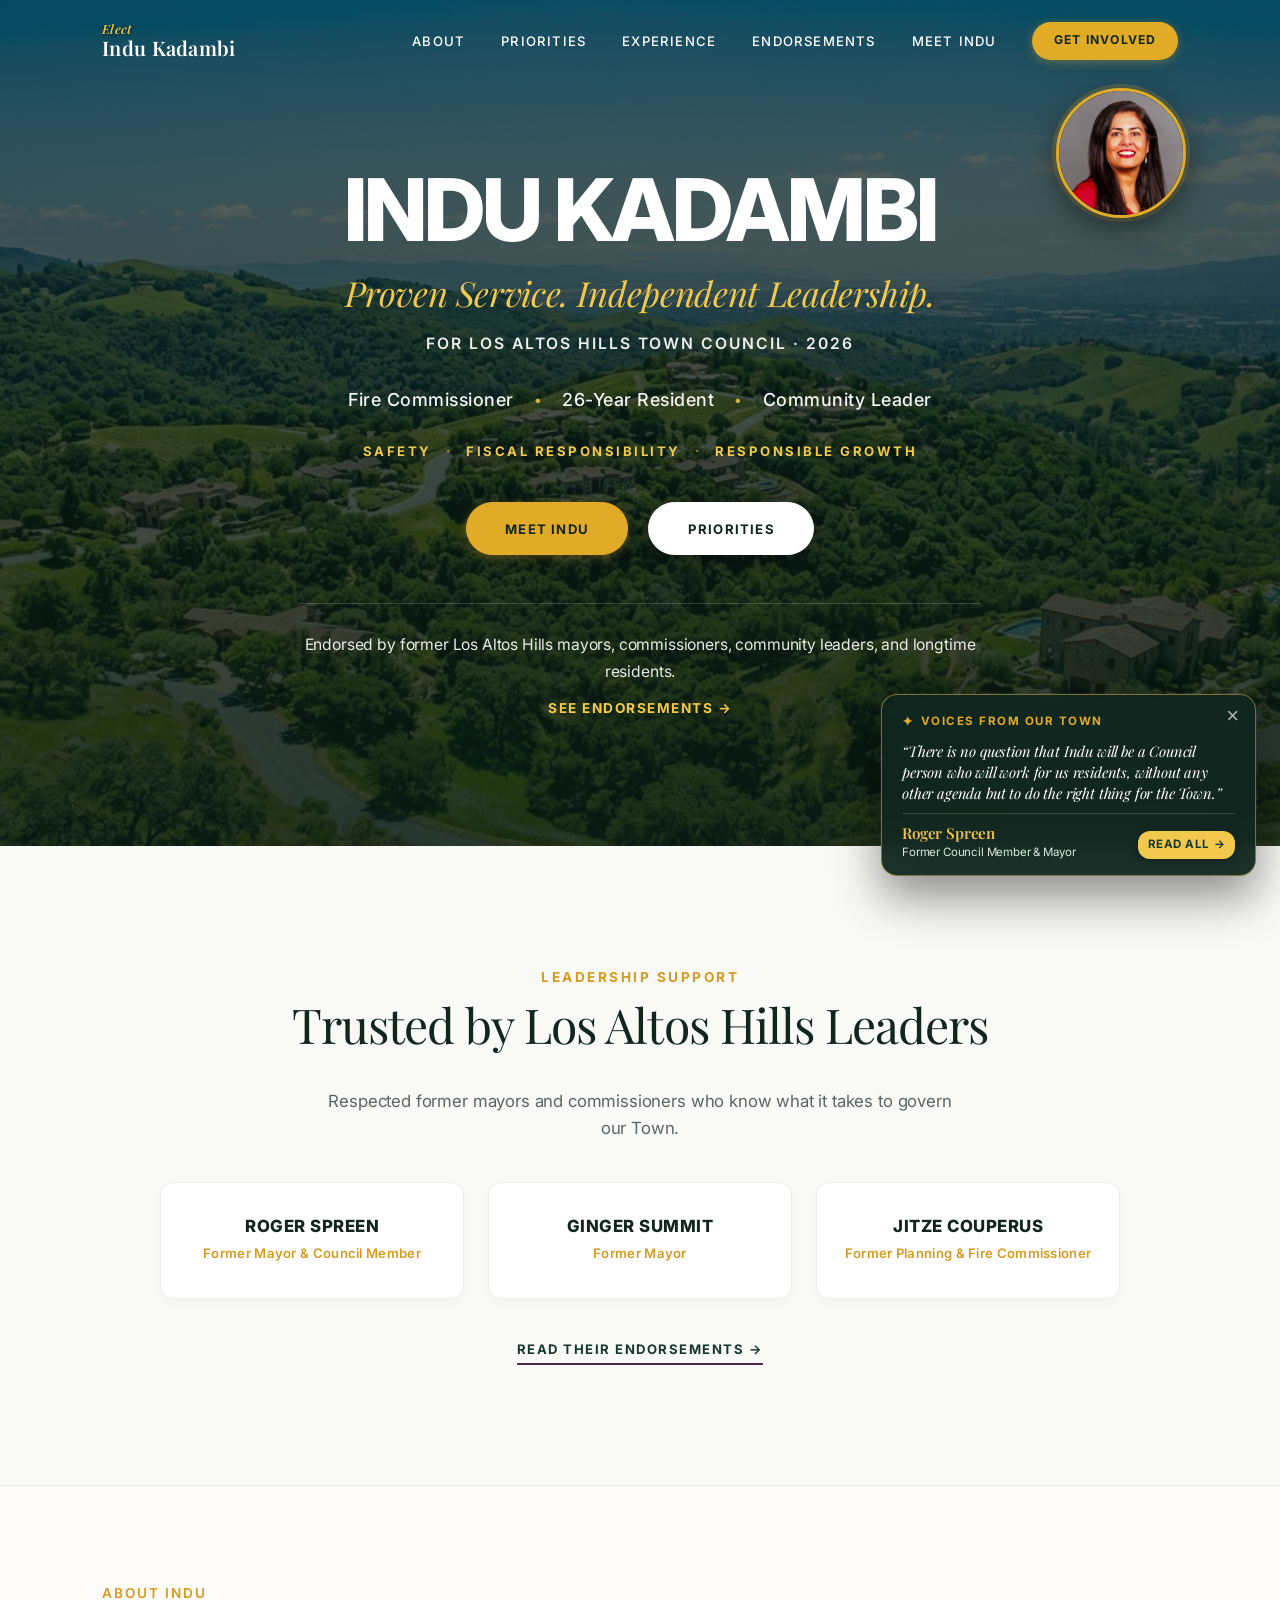
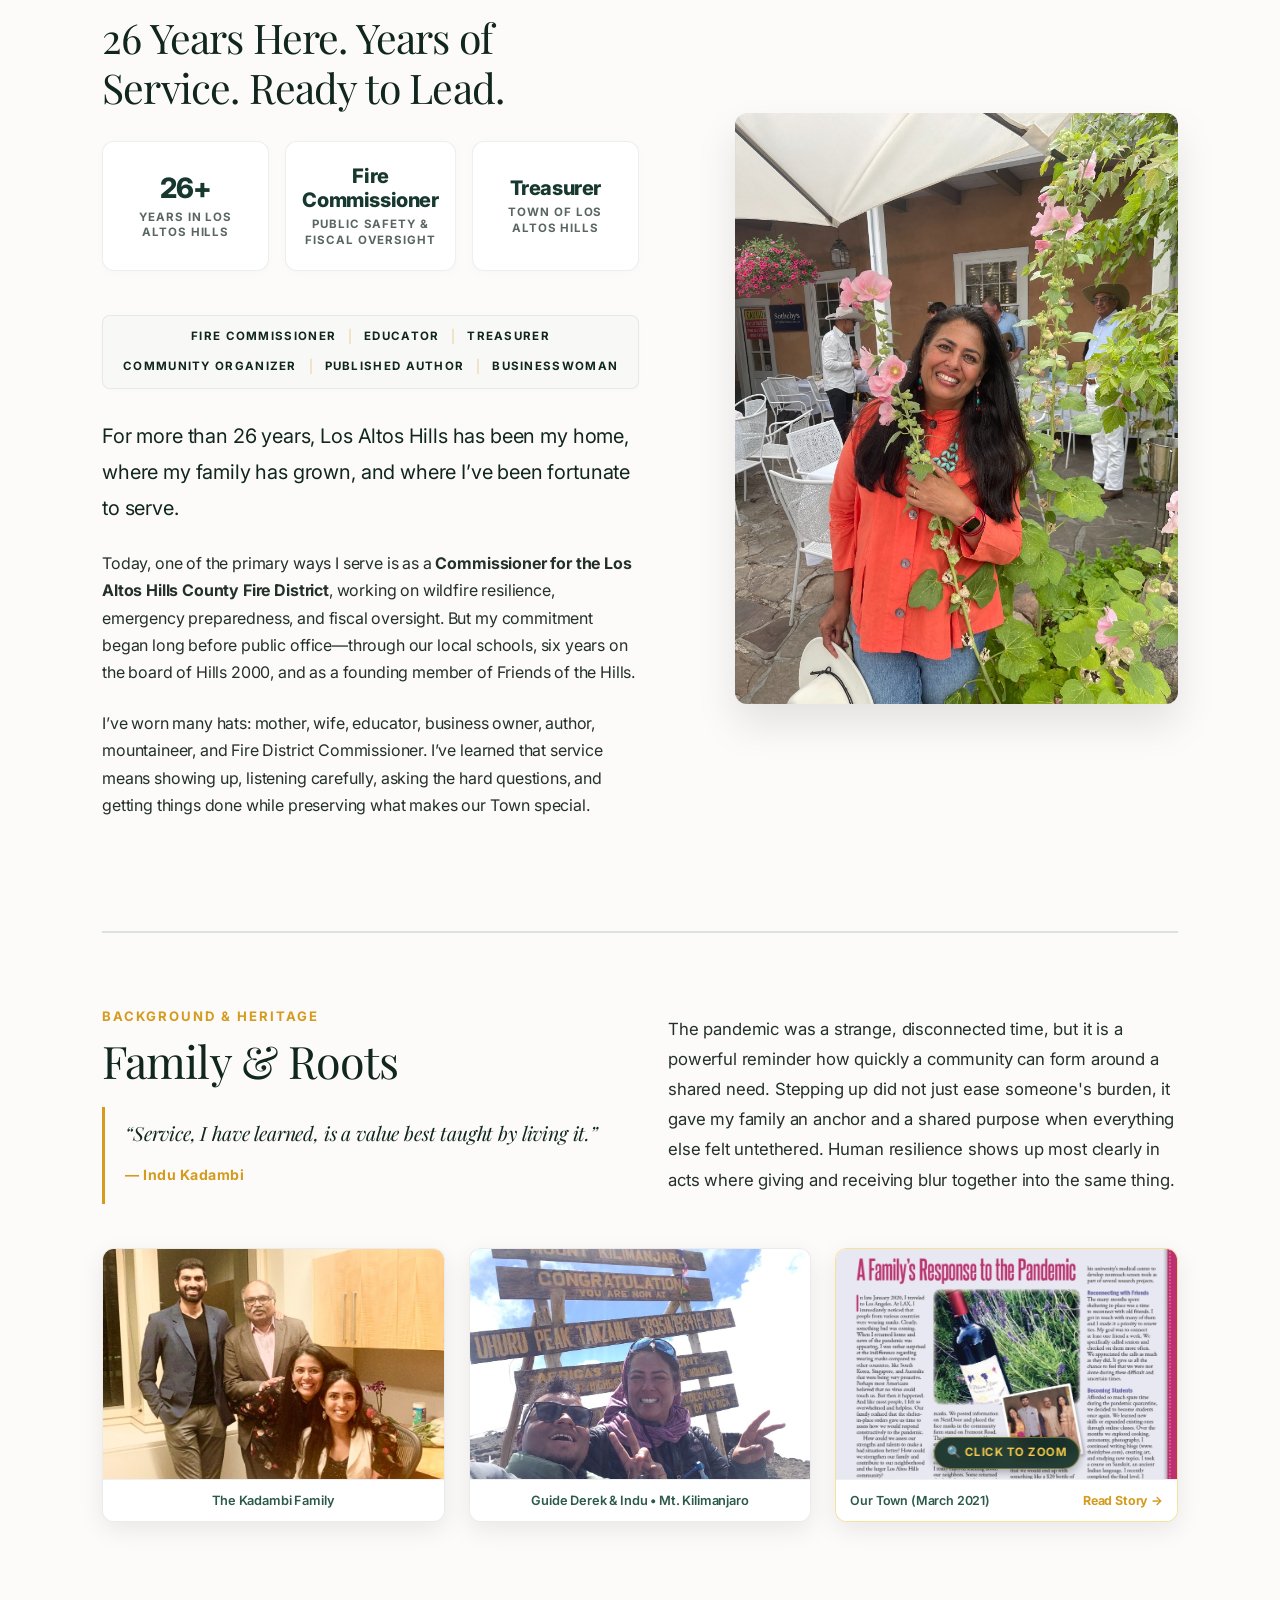
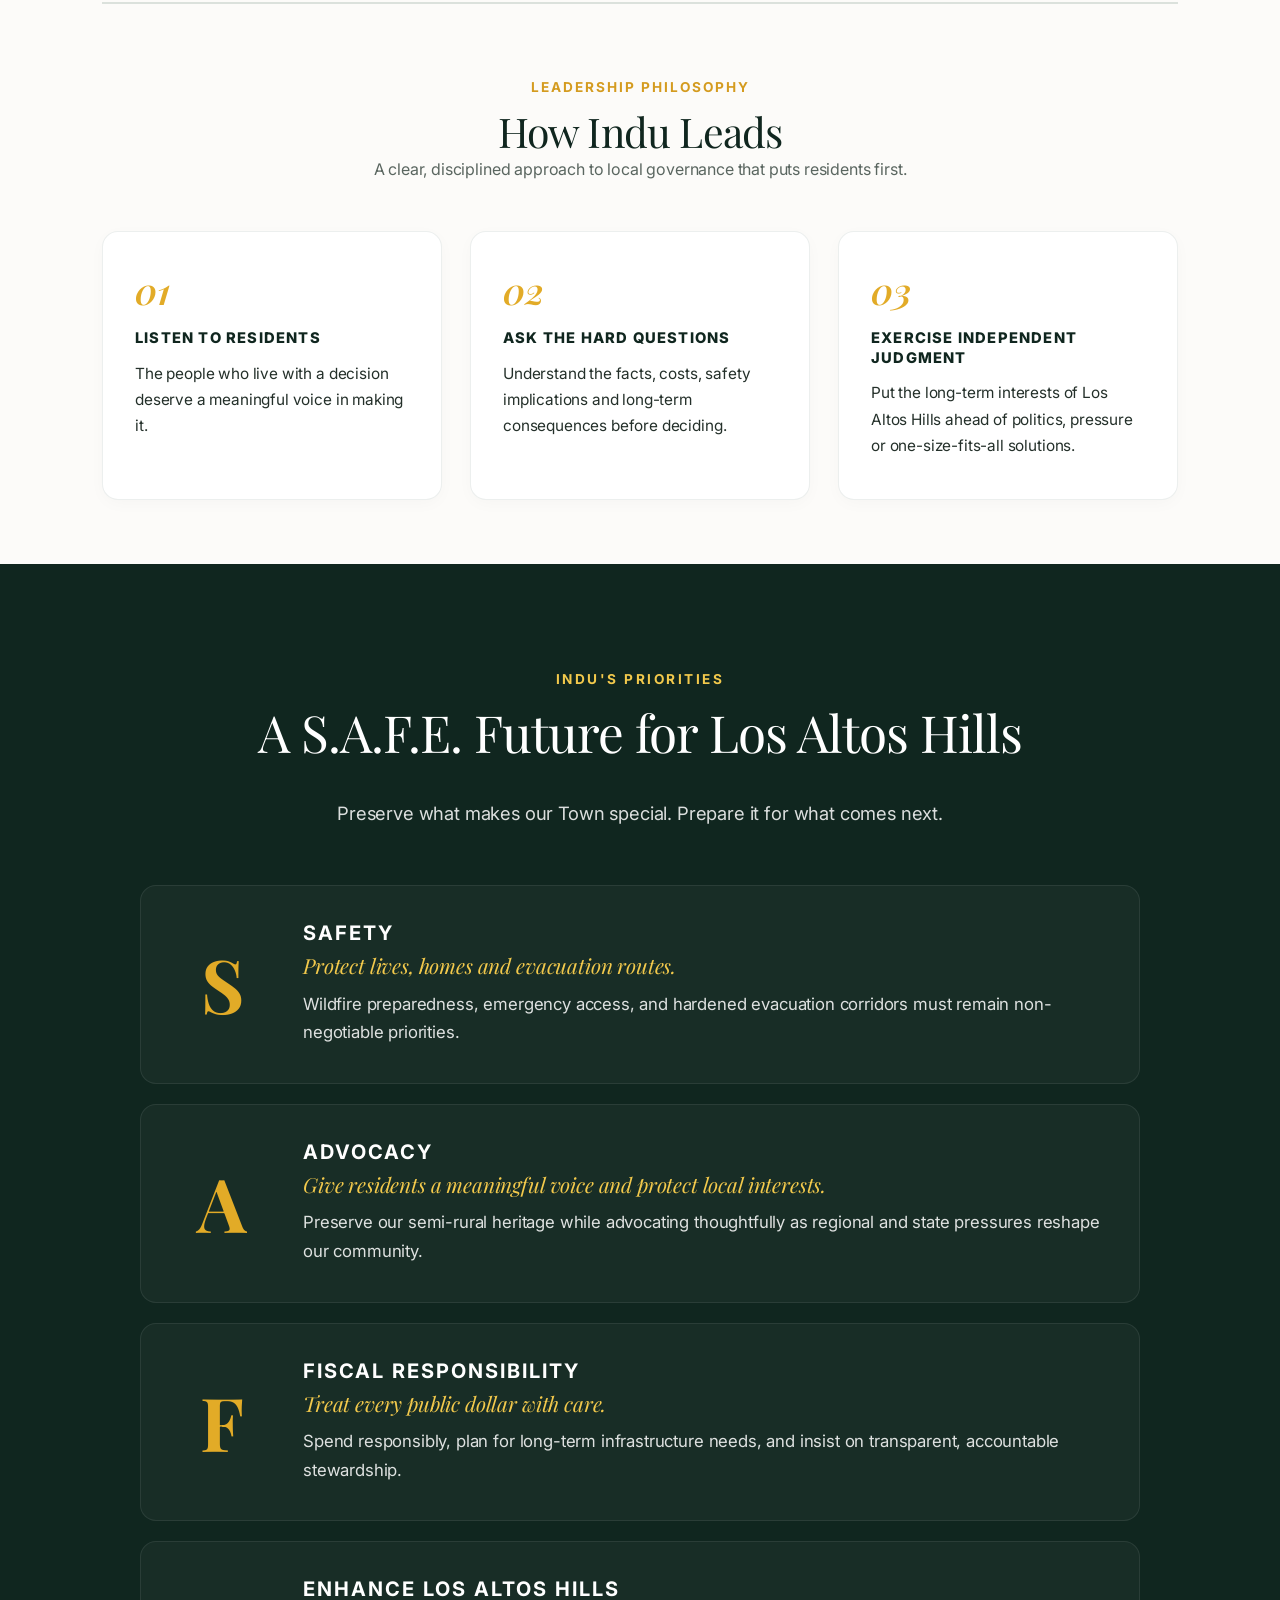
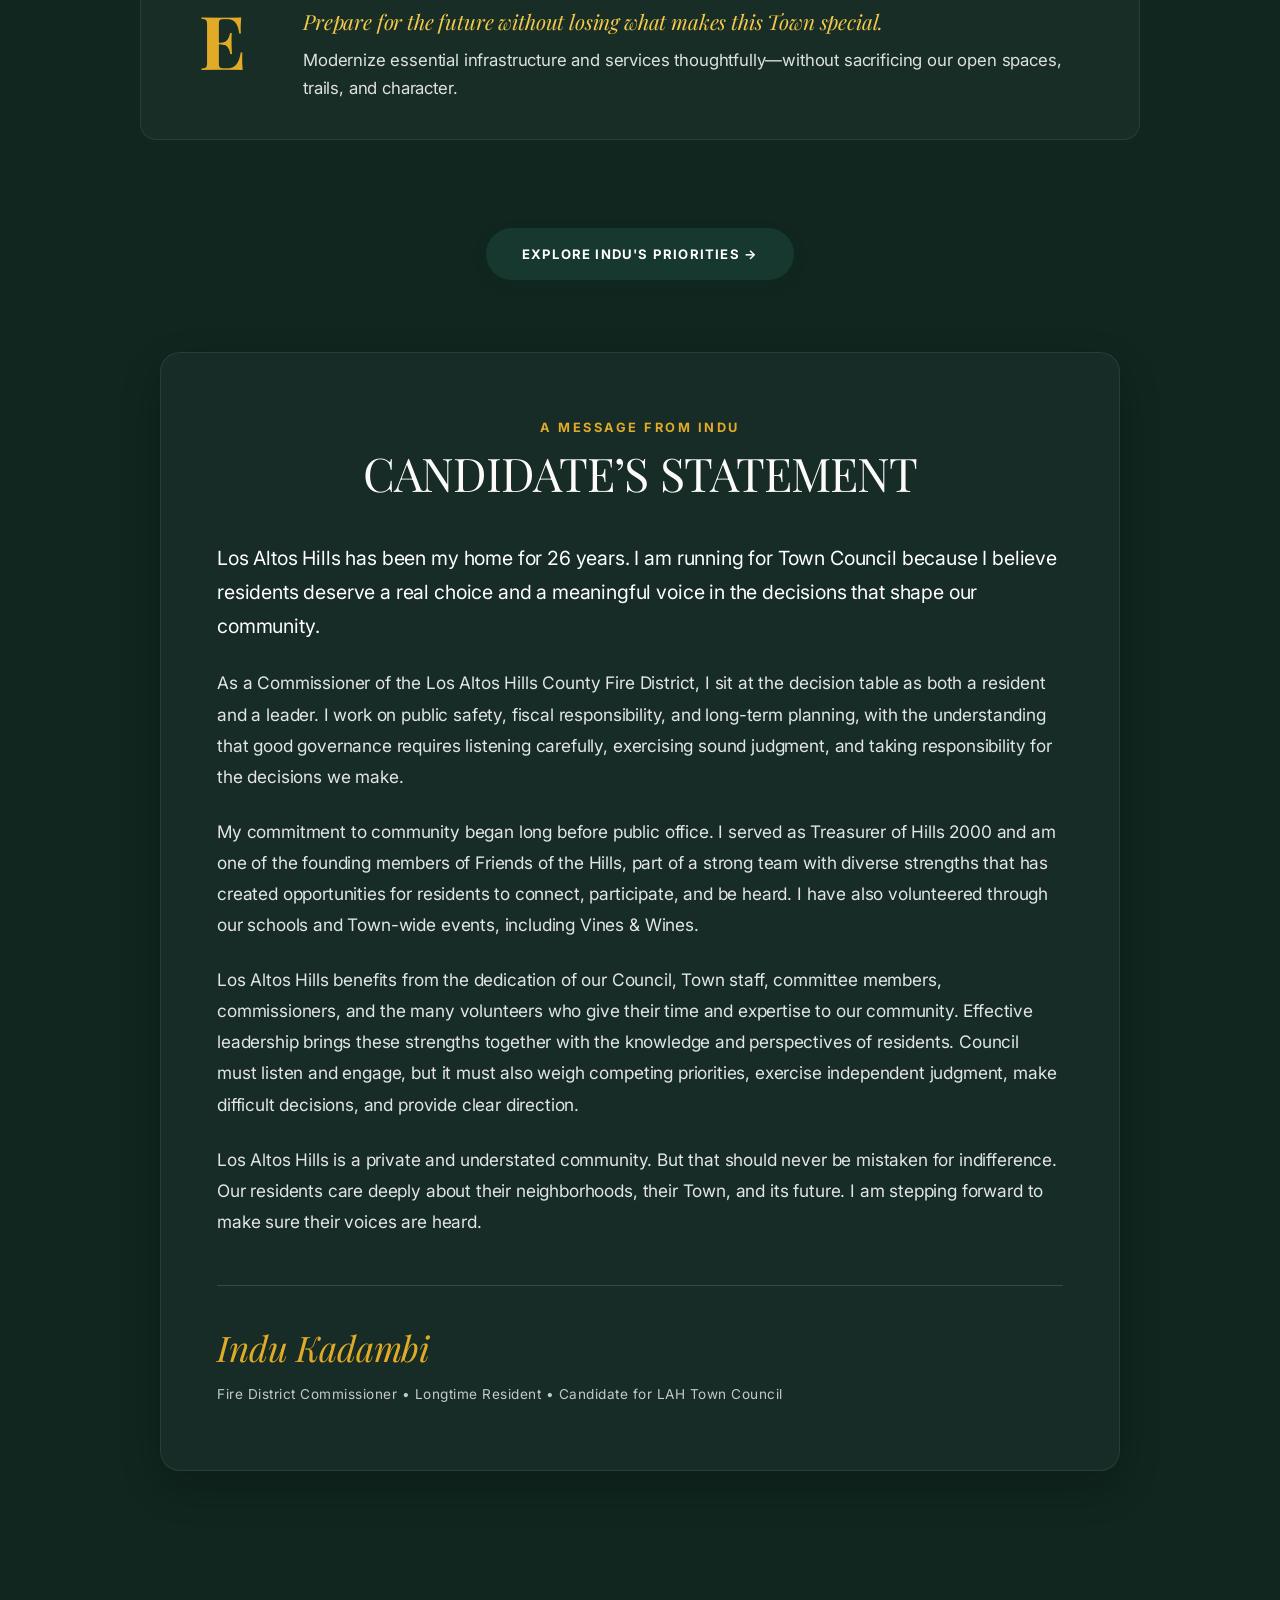
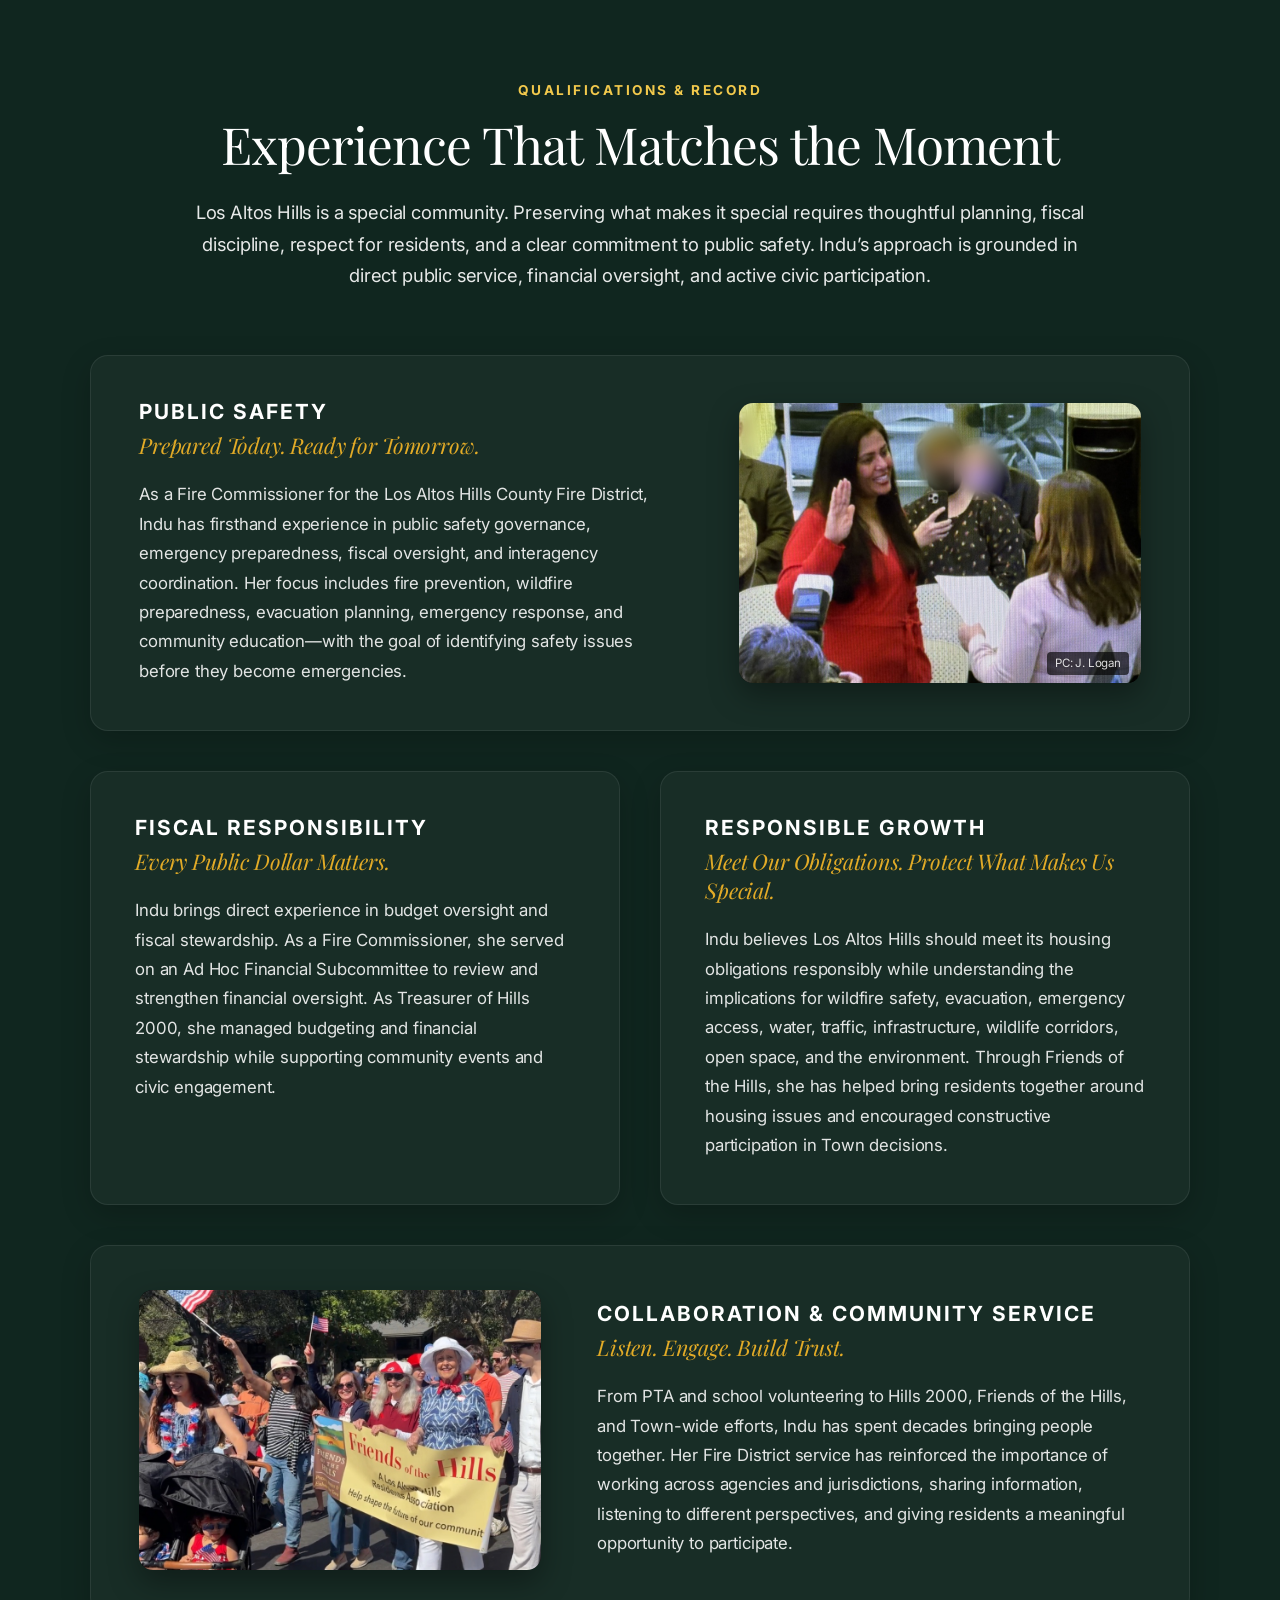
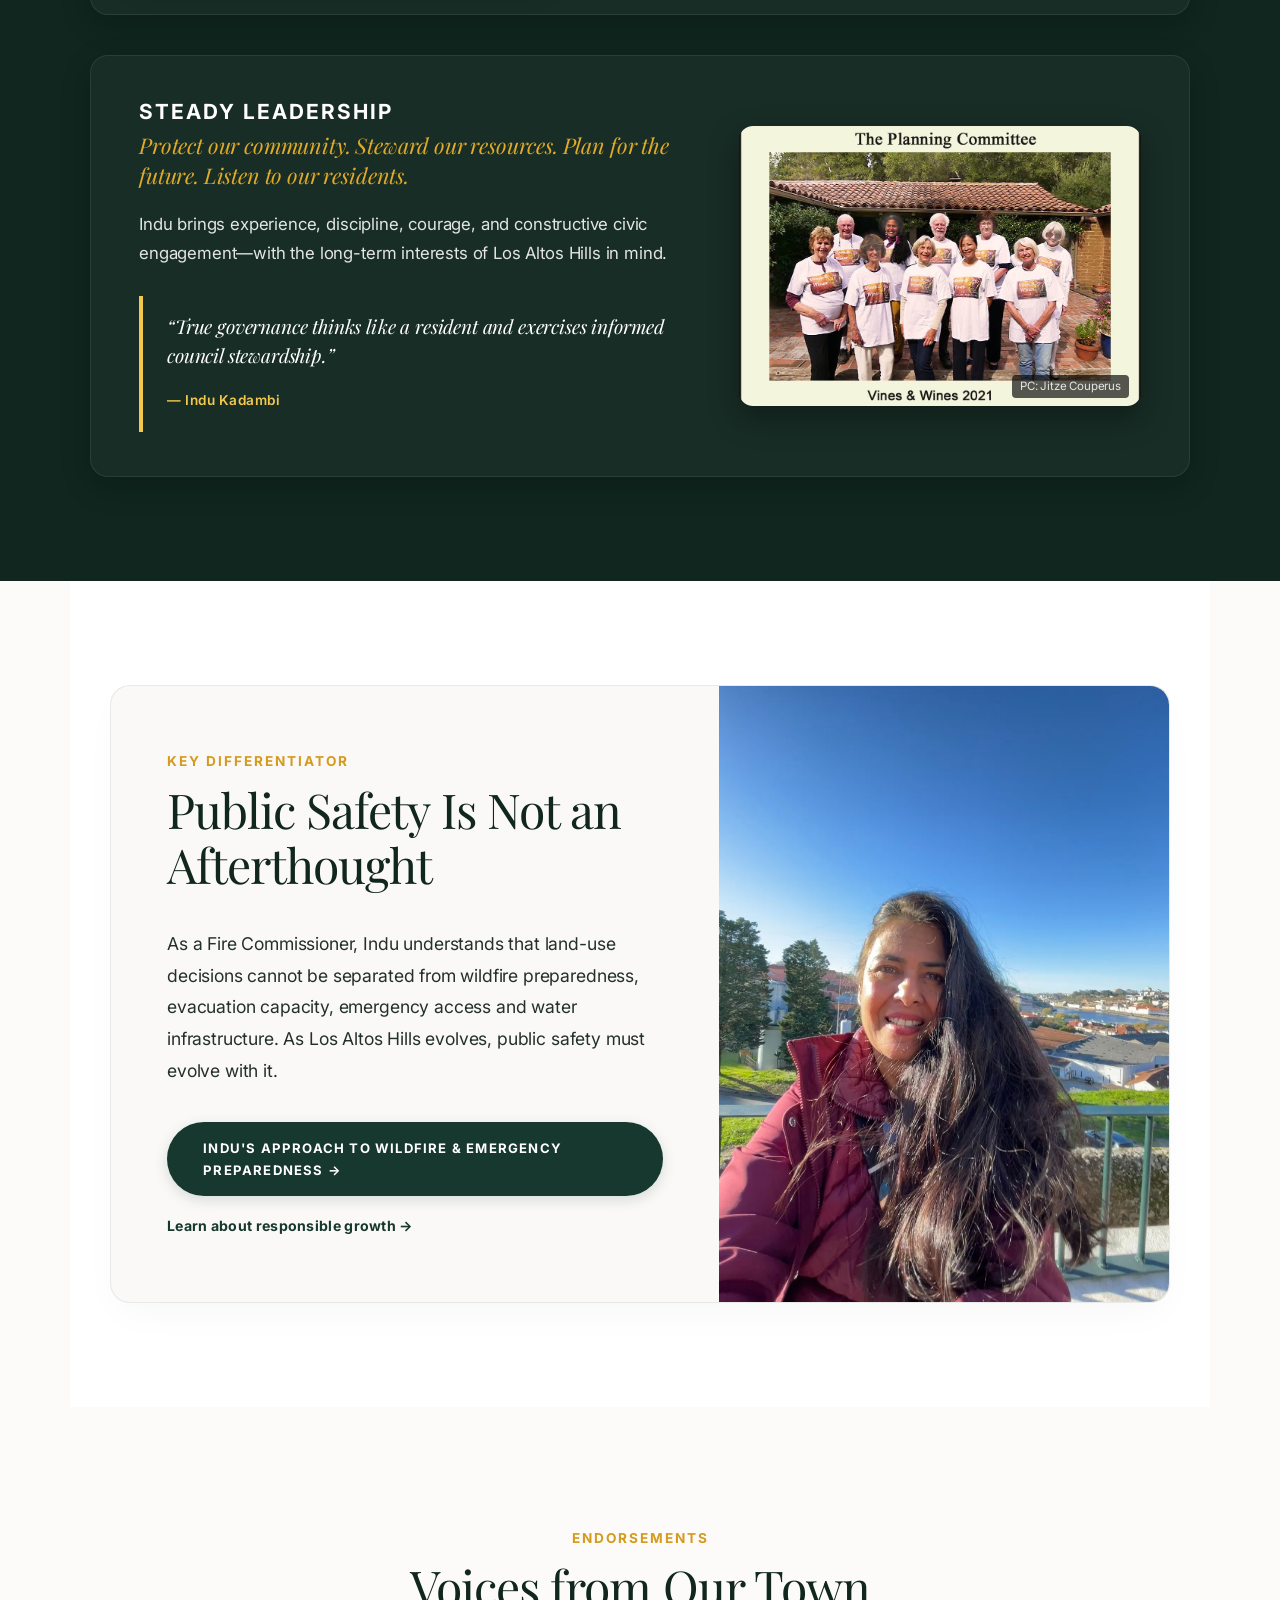
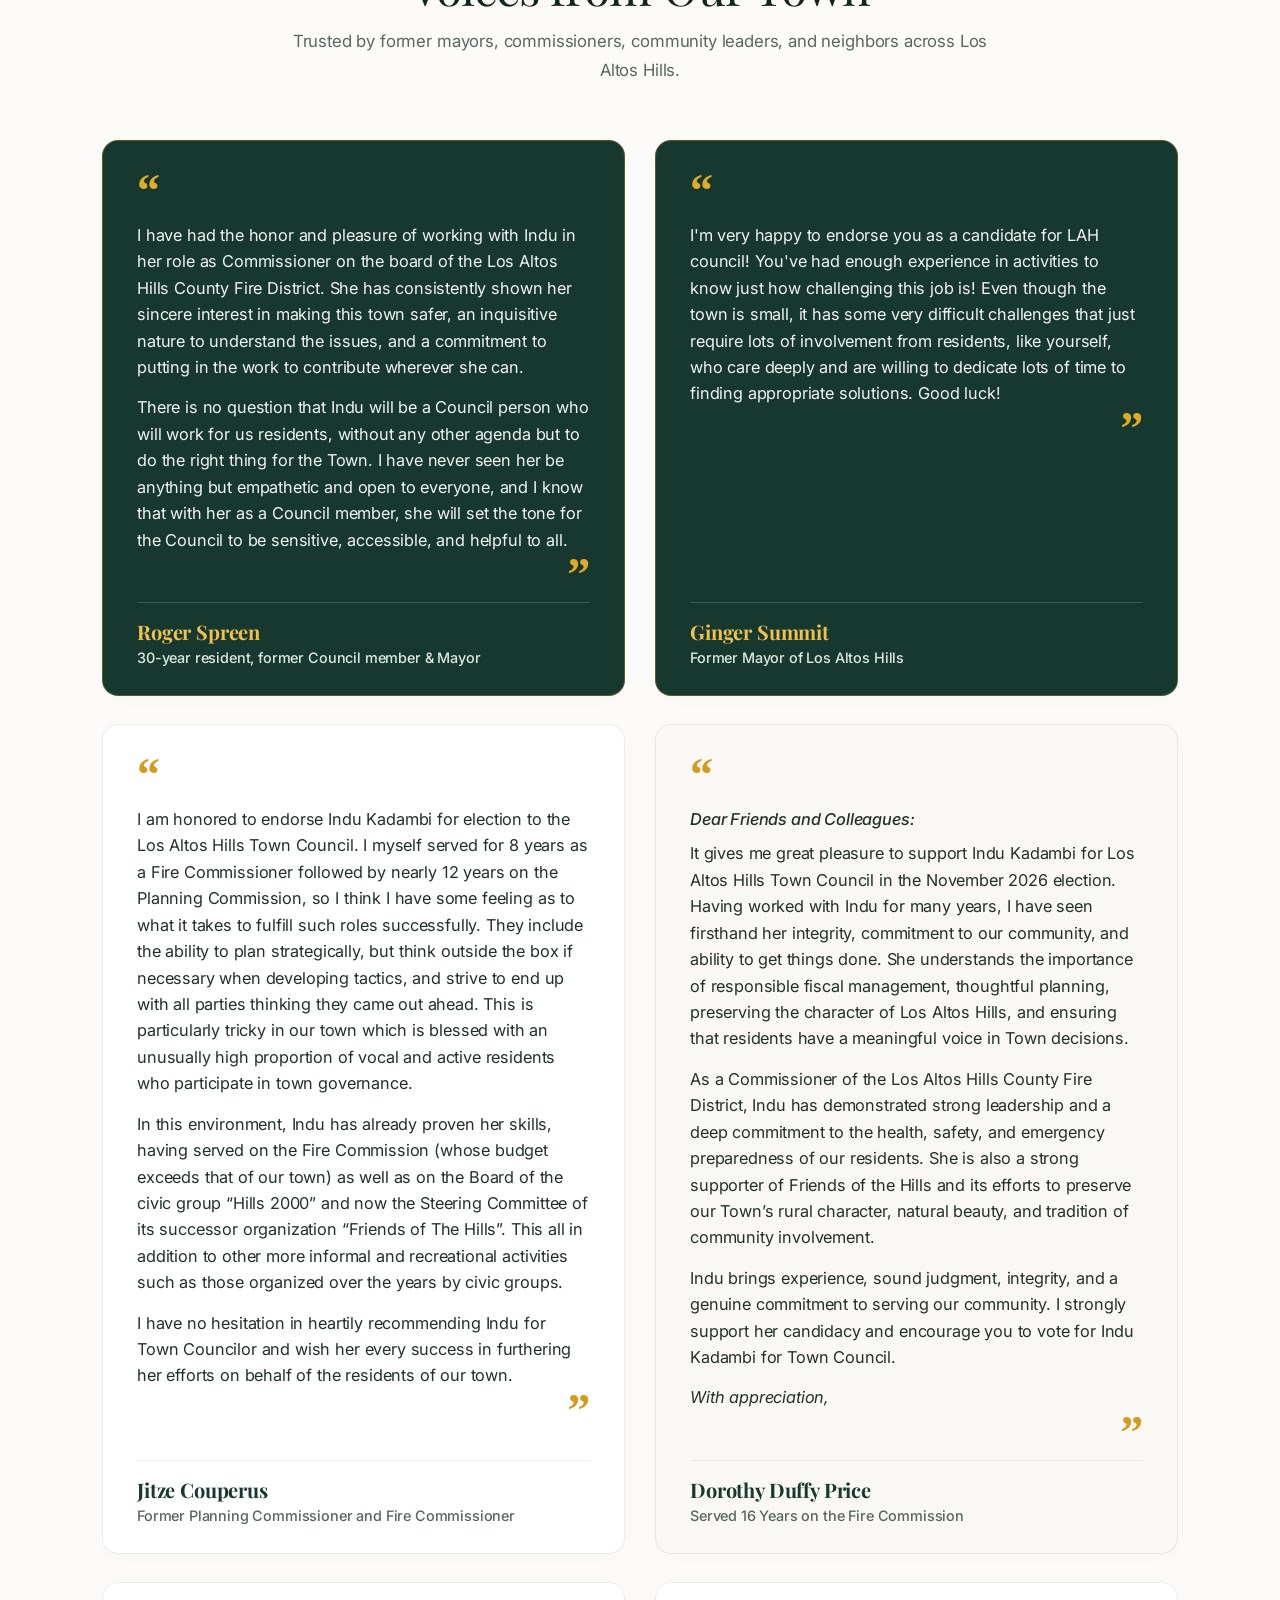
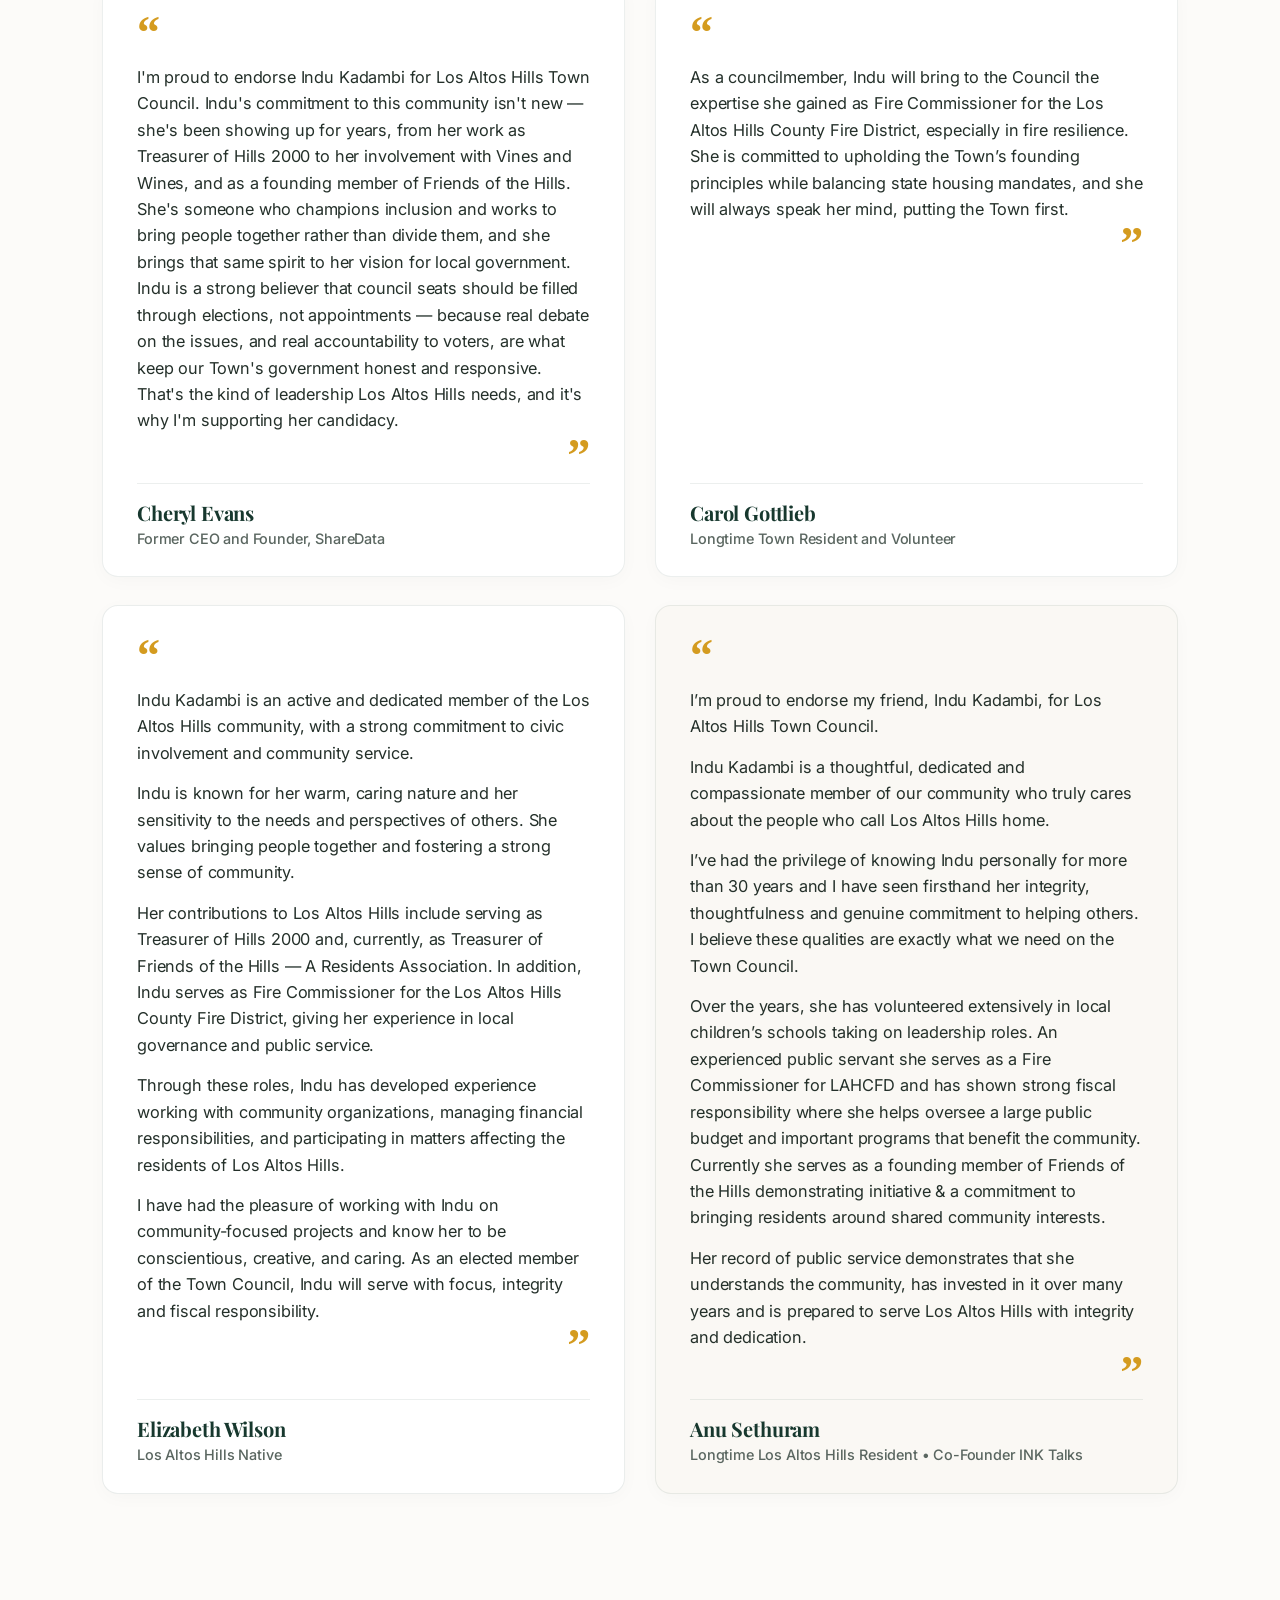
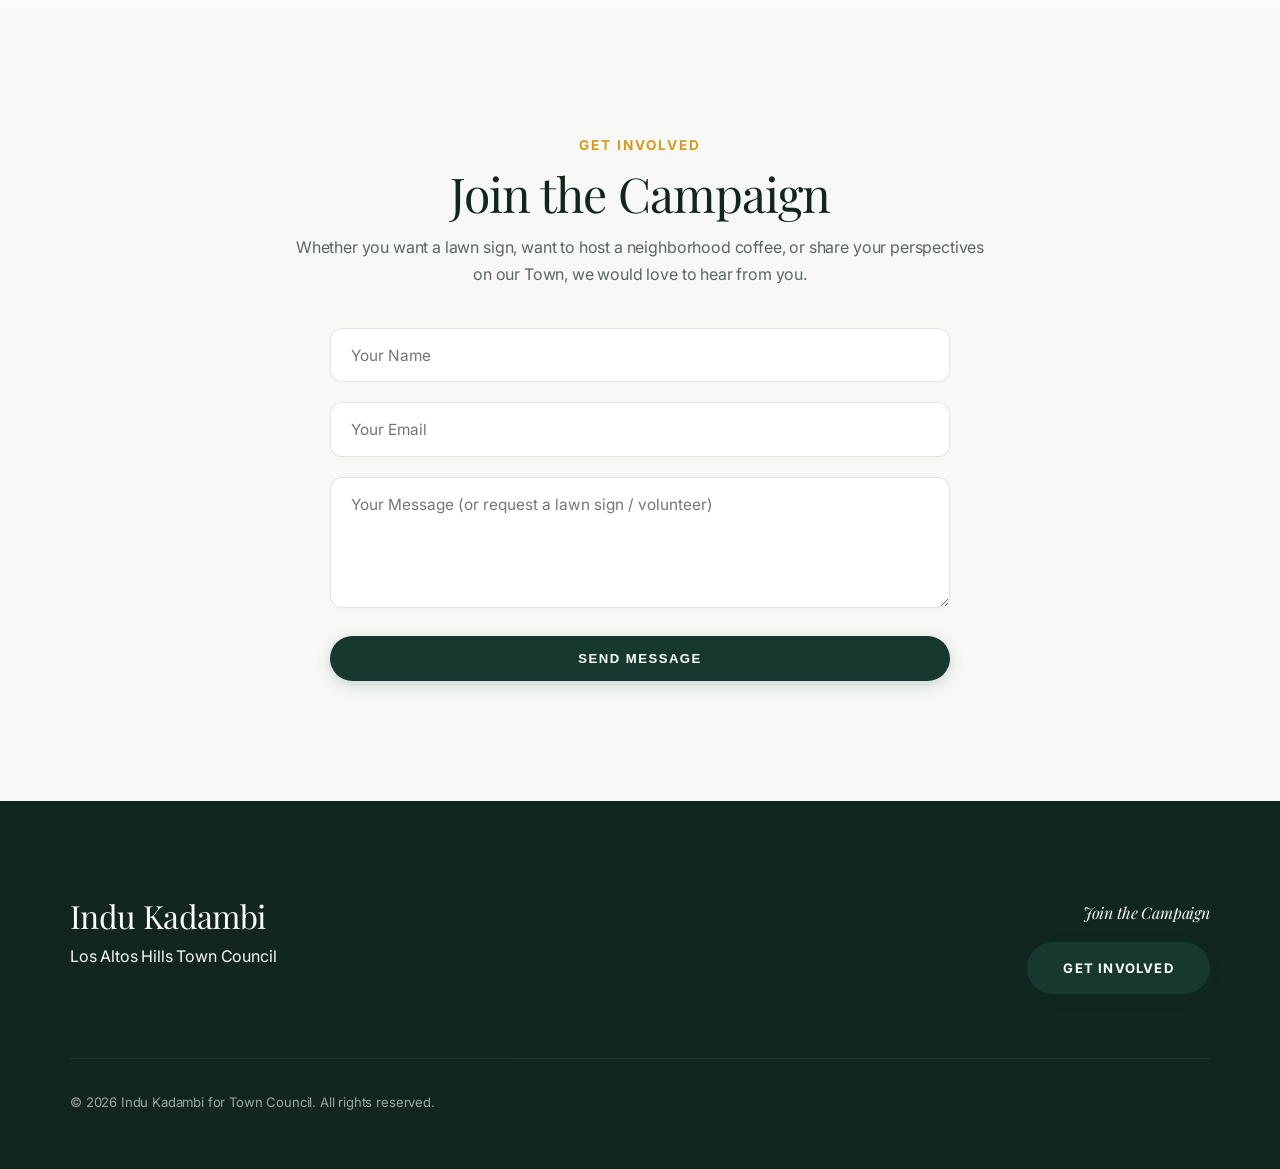
<file: index.html>
<!DOCTYPE html>
<html lang="en">
<head>
  <meta charset="UTF-8">
  <meta name="viewport" content="width=device-width, initial-scale=1.0">
  <title>Indu Kadambi | Los Altos Hills Town Council & Fire Commissioner</title>
  
  <!-- SEO Meta Tags -->
  <meta name="description" content="Official campaign website for Indu Kadambi, candidate for Los Altos Hills Town Council. Fire Commissioner, 26-year resident, and trusted community leader.">
  <meta name="keywords" content="Indu Kadambi, Los Altos Hills, Town Council, Fire Commissioner, Election, California, Public Safety, Responsible Growth">
  <meta name="author" content="Indu Kadambi Campaign">
  <meta name="robots" content="index, follow">
  
  <!-- Open Graph / Social Media -->
  <meta name="theme-color" content="#17382E">
  <meta property="og:type" content="website">
  <meta property="og:url" content="https://lahtown.github.io/indu-kadambi/">
  <meta property="og:title" content="Indu Kadambi | Los Altos Hills Town Council">
  <meta property="og:description" content="Fire Commissioner · 26-Year Resident · Community Leader. Proven service and independent leadership for Los Altos Hills.">
  <meta property="og:image" content="https://lahtown.github.io/indu-kadambi/assets/hero-green.jpg">
  <meta property="og:locale" content="en_US">
  <meta name="twitter:card" content="summary_large_image">
  <meta name="twitter:title" content="Indu Kadambi | Los Altos Hills Town Council">
  <meta name="twitter:description" content="Fire Commissioner · 26-Year Resident · Community Leader. Proven service and independent leadership for Los Altos Hills.">
  <meta name="twitter:image" content="https://lahtown.github.io/indu-kadambi/assets/hero-green.jpg">
  
  <link rel="preconnect" href="https://fonts.googleapis.com">
  <link rel="preconnect" href="https://fonts.gstatic.com" crossorigin>
  <link href="https://fonts.googleapis.com/css2?family=Inter:wght@300;400;500;600;700;800&family=Playfair+Display:ital,wght@0,400;0,600;0,700;1,400;1,600&display=swap" rel="stylesheet">
  <link rel="stylesheet" href="style.css">
</head>
<body>
  <!-- Navigation Header -->
  <nav class="navbar">
    <div class="nav-content">
      <a href="#" class="logo" style="display: flex; flex-direction: column; align-items: flex-start; line-height: 1; text-decoration: none;">
        <span style="font-size: 0.8rem; font-family: var(--font-serif); font-style: italic; color: #F2C94C; text-shadow: 0 1px 3px rgba(0,0,0,0.8); margin-bottom: 2px;">Elect</span>
        <span>Indu Kadambi</span>
      </a>
      <div class="nav-links">
        <a href="#about">About</a>
        <a href="#priorities">Priorities</a>
        <a href="#experience">Experience</a>
        <a href="#endorsements">Endorsements</a>
        <a href="#contact">Meet Indu</a>
        <a href="#contact" class="nav-cta-btn">Get Involved</a>
      </div>
    </div>
  </nav>

  <!-- SECTION 1 — TOP PRESENTATION BANNER -->
  <section class="banner-showcase">
    <div class="banner-bg" style="background-image: url('assets/hero-green.jpg');"></div>
    
    <!-- Top-Right Circular Portrait Badge -->
    <div class="banner-avatar-badge" aria-label="Indu Kadambi">
      <img src="assets/indu-portrait.jpeg" alt="Indu Kadambi - Candidate for Town Council" class="banner-avatar-img">
    </div>

    <div class="banner-content fade-up">
      <h1 class="candidate-name-headline">INDU KADAMBI</h1>
      <p class="candidate-tagline">Proven Service. Independent Leadership.</p>
      <p class="candidate-office-tag">For Los Altos Hills Town Council &middot; 2026</p>
      
      <div class="credential-ribbon">
        <span>Fire Commissioner</span>
        <span class="ribbon-dot">&bull;</span>
        <span>26-Year Resident</span>
        <span class="ribbon-dot">&bull;</span>
        <span>Community Leader</span>
      </div>

      <div class="pillars-highlight">
        <span>SAFETY</span>
        <span class="pillar-sep">&middot;</span>
        <span>FISCAL RESPONSIBILITY</span>
        <span class="pillar-sep">&middot;</span>
        <span>RESPONSIBLE GROWTH</span>
      </div>

      <div class="banner-cta-group">
        <a href="#about" class="btn-banner-primary">MEET INDU</a>
        <a href="#priorities" class="btn-banner-secondary">PRIORITIES</a>
      </div>

      <div class="endorsements-bridge-banner">
        <p>Endorsed by former Los Altos Hills mayors, commissioners, community leaders, and longtime residents.</p>
        <a href="#endorsements" class="bridge-link">SEE ENDORSEMENTS &rarr;</a>
      </div>
    </div>
  </section>

  <!-- SECTION 2 — SOCIAL PROOF: TRUSTED BY LOCAL LEADERS -->
  <section class="section social-proof-section">
    <div class="content fade-up text-center" style="max-width: 1060px; margin: 0 auto;">
      <p class="eyebrow gold" style="font-size: 0.85rem; font-weight: 700; letter-spacing: 2.5px; text-transform: uppercase; color: var(--color-accent); margin-bottom: 0.5rem;">LEADERSHIP SUPPORT</p>
      <h2 class="serif social-proof-title">Trusted by Los Altos Hills Leaders</h2>
      <p class="social-proof-subtitle">Respected former mayors and commissioners who know what it takes to govern our Town.</p>

      <div class="leaders-proof-grid">
        <div class="leader-proof-card">
          <h3 class="leader-name">ROGER SPREEN</h3>
          <p class="leader-title">Former Mayor &amp; Council Member</p>
        </div>
        <div class="leader-proof-card">
          <h3 class="leader-name">GINGER SUMMIT</h3>
          <p class="leader-title">Former Mayor</p>
        </div>
        <div class="leader-proof-card">
          <h3 class="leader-name">JITZE COUPERUS</h3>
          <p class="leader-title">Former Planning &amp; Fire Commissioner</p>
        </div>
      </div>

      <div class="social-proof-action">
        <a href="#endorsements" class="btn-read-endorsements">READ THEIR ENDORSEMENTS &rarr;</a>
      </div>
    </div>
  </section>

  <!-- SECTION 3 — WHY INDU: 26 YEARS HERE. YEARS OF SERVICE. READY TO LEAD. -->
  <section id="about" class="section about-section-wrapper">
    <!-- Biography & Stats Split -->
    <div class="section split about-panel-one" style="padding: 0; margin-bottom: 4rem;">
      <div class="content fade-up">
        <p class="subtitle" style="color: var(--color-accent); font-weight: 600; letter-spacing: 2px; text-transform: uppercase; font-size: 0.85rem; margin-bottom: 0.5rem;">ABOUT INDU</p>
        <h2 class="serif" style="margin-bottom: 1rem; font-size: clamp(2rem, 3.2vw, 2.75rem); line-height: 1.2;">26 Years Here. Years of Service. Ready to Lead.</h2>
        
        <!-- Three Calling Numbers / Stats -->
        <div class="about-stats-grid">
          <div class="stat-card">
            <span class="stat-number">26+</span>
            <span class="stat-label">Years in Los Altos Hills</span>
          </div>
          <div class="stat-card">
            <span class="stat-number" style="font-size: 1.25rem; line-height: 1.2;">Fire Commissioner</span>
            <span class="stat-label">Public safety &amp; fiscal oversight</span>
          </div>
          <div class="stat-card">
            <span class="stat-number" style="font-size: 1.25rem; line-height: 1.2;">Treasurer</span>
            <span class="stat-label">Town of Los Altos Hills</span>
          </div>
        </div>

        <div class="about-roles-plaque">
          <div class="roles-row">
            <span class="role-text">FIRE COMMISSIONER</span>
            <span class="role-bar">|</span>
            <span class="role-text">EDUCATOR</span>
            <span class="role-bar">|</span>
            <span class="role-text">TREASURER</span>
          </div>
          <div class="roles-row">
            <span class="role-text">COMMUNITY ORGANIZER</span>
            <span class="role-bar">|</span>
            <span class="role-text">PUBLISHED AUTHOR</span>
            <span class="role-bar">|</span>
            <span class="role-text">BUSINESSWOMAN</span>
          </div>
        </div>

        <p class="large-text">For more than 26 years, Los Altos Hills has been my home, where my family has grown, and where I’ve been fortunate to serve.</p>
        <p>Today, one of the primary ways I serve is as a <strong>Commissioner for the Los Altos Hills County Fire District</strong>, working on wildfire resilience, emergency preparedness, and fiscal oversight. But my commitment began long before public office—through our local schools, six years on the board of Hills 2000, and as a founding member of Friends of the Hills.</p>
        <p>I’ve worn many hats: mother, wife, educator, business owner, author, mountaineer, and Fire District Commissioner. I’ve learned that service means showing up, listening carefully, asking the hard questions, and getting things done while preserving what makes our Town special.</p>
      </div>
      <div class="image-container fade-up" style="transition-delay: 0.2s;">
        <img src="assets/indu_flowers.jpg" alt="Indu Kadambi in Los Altos Hills" style="border-radius: 12px; object-fit: cover; width: 100%; height: 100%; max-height: 650px; box-shadow: 0 20px 40px rgba(0,0,0,0.1);" />
      </div>
    </div>

    <!-- Family & Roots Subsection -->
    <div class="family-roots-subsection fade-up">
      <div class="family-roots-header">
        <div class="family-roots-header-left">
          <p class="subtitle" style="color: var(--color-accent); font-weight: 700; letter-spacing: 2px; text-transform: uppercase; font-size: 0.82rem; margin-bottom: 0.4rem;">BACKGROUND &amp; HERITAGE</p>
          <h3 class="serif family-roots-title">Family &amp; Roots</h3>
          <blockquote class="family-roots-quote">
            <p>“Service, I have learned, is a value best taught by living it.”</p>
            <cite class="quote-attribution">— Indu Kadambi</cite>
          </blockquote>
        </div>
        <div class="family-roots-header-right">
          <p class="family-roots-desc">The pandemic was a strange, disconnected time, but it is a powerful reminder how quickly a community can form around a shared need. Stepping up did not just ease someone's burden, it gave my family an anchor and a shared purpose when everything else felt untethered. Human resilience shows up most clearly in acts where giving and receiving blur together into the same thing.</p>
        </div>
      </div>

      <!-- Horizontal 3-Card Photo Gallery -->
      <div class="family-roots-horizontal-gallery">
        <!-- Photo 1: Family Portrait -->
        <figure class="roots-card">
          <div class="roots-card-img-wrap">
            <img src="assets/indu-family-portrait.jpg" alt="Indu Kadambi and her family" class="roots-card-img" />
          </div>
          <figcaption class="roots-card-caption">The Kadambi Family</figcaption>
        </figure>

        <!-- Photo 2: Mt. Kilimanjaro -->
        <figure class="roots-card">
          <div class="roots-card-img-wrap">
            <img src="assets/indu-kilimanjaro.jpeg" alt="Indu Kadambi at Mt. Kilimanjaro" class="roots-card-img" />
          </div>
          <figcaption class="roots-card-caption">Guide Derek &amp; Indu • Mt. Kilimanjaro</figcaption>
        </figure>

        <!-- Photo 3: Pandemic Article / Bottle Photo (Click to Zoom) -->
        <div class="roots-card roots-card-interactive" id="open-newsletter-btn" role="button" tabindex="0" title="Click to zoom in and read full article" onclick="document.getElementById('newsletter-modal').classList.add('open'); document.body.style.overflow='hidden';">
          <div class="roots-card-img-wrap newsletter-wrap">
            <img src="assets/our-town-article.jpg" alt="Our Town March 2021 article: A Family's Response to the Pandemic" class="roots-card-img contain-article-img" />
            <div class="roots-card-zoom-badge">
              <span class="zoom-icon">🔍</span>
              <span>Click to Zoom</span>
            </div>
          </div>
          <div class="roots-card-caption interactive-caption">
            <span>Our Town (March 2021)</span>
            <span class="read-prompt">Read Story →</span>
          </div>
        </div>
      </div>
    </div>

    <!-- HOW INDU LEADS: 3 Differentiated Principles -->
    <div class="how-indu-leads-block fade-up" style="margin-top: 5rem; padding-top: 4.5rem; border-top: 2px solid rgba(44, 90, 73, 0.16);">
      <div class="text-center" style="margin-bottom: 3rem;">
        <p class="eyebrow gold" style="font-size: 0.85rem; font-weight: 700; letter-spacing: 2px; text-transform: uppercase; color: var(--color-accent); margin-bottom: 0.5rem;">LEADERSHIP PHILOSOPHY</p>
        <h3 class="serif" style="font-size: clamp(2rem, 3.2vw, 2.75rem); color: var(--color-dark);">How Indu Leads</h3>
        <p class="narrow-text" style="color: var(--color-text-light);">A clear, disciplined approach to local governance that puts residents first.</p>
      </div>

      <div class="principles-three-grid">
        <div class="principle-card">
          <span class="principle-num">01</span>
          <h4>LISTEN TO RESIDENTS</h4>
          <p>The people who live with a decision deserve a meaningful voice in making it.</p>
        </div>
        <div class="principle-card">
          <span class="principle-num">02</span>
          <h4>ASK THE HARD QUESTIONS</h4>
          <p>Understand the facts, costs, safety implications and long-term consequences before deciding.</p>
        </div>
        <div class="principle-card">
          <span class="principle-num">03</span>
          <h4>EXERCISE INDEPENDENT JUDGMENT</h4>
          <p>Put the long-term interests of Los Altos Hills ahead of politics, pressure or one-size-fits-all solutions.</p>
        </div>
      </div>
    </div>
  </section>

  <!-- SECTION 4 — S.A.F.E. PRIORITIES CENTERPIECE -->
  <section id="priorities" class="section dark matters-section">
    <div class="content fade-up" style="max-width: 1060px; margin: 0 auto;">
      <div class="section-heading light text-center" style="margin-bottom: 3.5rem;">
        <p class="eyebrow gold" style="font-size: 0.85rem; font-weight: 700; letter-spacing: 2.5px; text-transform: uppercase; color: #F2C94C; margin-bottom: 0.75rem;">INDU'S PRIORITIES</p>
        <h2 class="serif" style="color: #FFFFFF; font-size: clamp(2.2rem, 4vw, 3.4rem); line-height: 1.15; max-width: 920px; margin-left: auto; margin-right: auto;">A S.A.F.E. Future for Los Altos Hills</h2>
        <p style="color: rgba(255, 255, 255, 0.85); font-size: 1.15rem; max-width: 720px; margin: 1rem auto 0;">Preserve what makes our Town special. Prepare it for what comes next.</p>
      </div>

      <div class="safe-acronym-grid">
        <article class="safe-card">
          <div class="safe-letter">S</div>
          <div class="safe-details">
            <h3 class="safe-title">SAFETY</h3>
            <p class="safe-kicker">Protect lives, homes and evacuation routes.</p>
            <p class="safe-desc">Wildfire preparedness, emergency access, and hardened evacuation corridors must remain non-negotiable priorities.</p>
          </div>
        </article>

        <article class="safe-card">
          <div class="safe-letter">A</div>
          <div class="safe-details">
            <h3 class="safe-title">ADVOCACY</h3>
            <p class="safe-kicker">Give residents a meaningful voice and protect local interests.</p>
            <p class="safe-desc">Preserve our semi-rural heritage while advocating thoughtfully as regional and state pressures reshape our community.</p>
          </div>
        </article>

        <article class="safe-card">
          <div class="safe-letter">F</div>
          <div class="safe-details">
            <h3 class="safe-title">FISCAL RESPONSIBILITY</h3>
            <p class="safe-kicker">Treat every public dollar with care.</p>
            <p class="safe-desc">Spend responsibly, plan for long-term infrastructure needs, and insist on transparent, accountable stewardship.</p>
          </div>
        </article>

        <article class="safe-card">
          <div class="safe-letter">E</div>
          <div class="safe-details">
            <h3 class="safe-title">ENHANCE LOS ALTOS HILLS</h3>
            <p class="safe-kicker">Prepare for the future without losing what makes this Town special.</p>
            <p class="safe-desc">Modernize essential infrastructure and services thoughtfully—without sacrificing our open spaces, trails, and character.</p>
          </div>
        </article>
      </div>

      <div style="text-align: center; margin: 3rem 0 4rem;">
        <a href="#featured-issue" class="btn btn-gold">EXPLORE INDU'S PRIORITIES &rarr;</a>
      </div>

      <!-- Candidate's Statement -->
      <div class="candidate-statement-block fade-up">
        <div class="statement-header">
          <p class="statement-eyebrow">A Message from Indu</p>
          <h2 class="serif">CANDIDATE’S STATEMENT</h2>
        </div>
        <div class="statement-body">
          <p>Los Altos Hills has been my home for 26 years. I am running for Town Council because I believe residents deserve a real choice and a meaningful voice in the decisions that shape our community.</p>
          <p>As a Commissioner of the Los Altos Hills County Fire District, I sit at the decision table as both a resident and a leader. I work on public safety, fiscal responsibility, and long-term planning, with the understanding that good governance requires listening carefully, exercising sound judgment, and taking responsibility for the decisions we make.</p>
          <p>My commitment to community began long before public office. I served as Treasurer of Hills 2000 and am one of the founding members of Friends of the Hills, part of a strong team with diverse strengths that has created opportunities for residents to connect, participate, and be heard. I have also volunteered through our schools and Town-wide events, including Vines &amp; Wines.</p>
          <p>Los Altos Hills benefits from the dedication of our Council, Town staff, committee members, commissioners, and the many volunteers who give their time and expertise to our community. Effective leadership brings these strengths together with the knowledge and perspectives of residents. Council must listen and engage, but it must also weigh competing priorities, exercise independent judgment, make difficult decisions, and provide clear direction.</p>
          <p>Los Altos Hills is a private and understated community. But that should never be mistaken for indifference. Our residents care deeply about their neighborhoods, their Town, and its future. I am stepping forward to make sure their voices are heard.</p>
        </div>
        <div class="statement-signoff">
          <div class="signoff-signature">Indu Kadambi</div>
          <div class="signoff-title">Fire District Commissioner • Longtime Resident • Candidate for LAH Town Council</div>
        </div>
      </div>
    </div>
  </section>

  <!-- SECTION 5 — EXPERIENCE THAT MATCHES THE MOMENT -->
  <section id="experience" class="section dark experience-section">
    <div class="content fade-up" style="max-width: 1100px; margin: 0 auto;">
      <div class="section-heading light text-center" style="margin-bottom: 4rem;">
        <p class="eyebrow gold" style="font-size: 0.85rem; font-weight: 700; letter-spacing: 2.5px; text-transform: uppercase; color: #F2C94C; margin-bottom: 0.75rem;">QUALIFICATIONS &amp; RECORD</p>
        <h2 class="serif" style="color: #FFFFFF; font-size: clamp(2.2rem, 4vw, 3.4rem); line-height: 1.15; max-width: 900px; margin-left: auto; margin-right: auto; margin-bottom: 1.5rem;">Experience That Matches the Moment</h2>
        <p class="experience-intro" style="color: rgba(255, 255, 255, 0.9); font-size: 1.15rem; line-height: 1.7; max-width: 920px; margin: 0 auto;">Los Altos Hills is a special community. Preserving what makes it special requires thoughtful planning, fiscal discipline, respect for residents, and a clear commitment to public safety. Indu’s approach is grounded in direct public service, financial oversight, and active civic participation.</p>
      </div>

      <div class="experience-cards-grid">
        <!-- Item 1: Public Safety (with Oath photo) -->
        <article class="experience-card split-card">
          <div class="experience-text">
            <h3 class="experience-title">PUBLIC SAFETY</h3>
            <p class="experience-role">Prepared Today. Ready for Tomorrow.</p>
            <p class="experience-desc">As a Fire Commissioner for the Los Altos Hills County Fire District, Indu has firsthand experience in public safety governance, emergency preparedness, fiscal oversight, and interagency coordination. Her focus includes fire prevention, wildfire preparedness, evacuation planning, emergency response, and community education—with the goal of identifying safety issues before they become emergencies.</p>
          </div>
          <figure class="experience-photo-frame">
            <img src="assets/indu-oath-all-others-blurred.jpeg" alt="Indu Kadambi taking the oath as Fire Commissioner" class="experience-img" />
            <figcaption class="photo-credit">PC: J. Logan</figcaption>
          </figure>
        </article>

        <!-- Two Column Row: Fiscal Responsibility & Responsible Growth -->
        <div class="experience-two-col">
          <!-- Item 2: Fiscal Responsibility -->
          <article class="experience-card text-card">
            <h3 class="experience-title">FISCAL RESPONSIBILITY</h3>
            <p class="experience-role">Every Public Dollar Matters.</p>
            <p class="experience-desc">Indu brings direct experience in budget oversight and fiscal stewardship. As a Fire Commissioner, she served on an Ad Hoc Financial Subcommittee to review and strengthen financial oversight. As Treasurer of Hills 2000, she managed budgeting and financial stewardship while supporting community events and civic engagement.</p>
          </article>

          <!-- Item 3: Responsible Growth -->
          <article class="experience-card text-card">
            <h3 class="experience-title">RESPONSIBLE GROWTH</h3>
            <p class="experience-role">Meet Our Obligations. Protect What Makes Us Special.</p>
            <p class="experience-desc">Indu believes Los Altos Hills should meet its housing obligations responsibly while understanding the implications for wildfire safety, evacuation, emergency access, water, traffic, infrastructure, wildlife corridors, open space, and the environment. Through Friends of the Hills, she has helped bring residents together around housing issues and encouraged constructive participation in Town decisions.</p>
          </article>
        </div>

        <!-- Item 4: Collaboration & Community Service (with July 4 parade photo) -->
        <article class="experience-card split-card reverse">
          <figure class="experience-photo-frame">
            <img src="assets/july-4-parade.jpeg" alt="Indu Kadambi with Friends of the Hills at the July 4 parade" class="experience-img" />
          </figure>
          <div class="experience-text">
            <h3 class="experience-title">COLLABORATION &amp; COMMUNITY SERVICE</h3>
            <p class="experience-role">Listen. Engage. Build Trust.</p>
            <p class="experience-desc">From PTA and school volunteering to Hills 2000, Friends of the Hills, and Town-wide efforts, Indu has spent decades bringing people together. Her Fire District service has reinforced the importance of working across agencies and jurisdictions, sharing information, listening to different perspectives, and giving residents a meaningful opportunity to participate.</p>
          </div>
        </article>

        <!-- Item 5: Steady Leadership (with Hills 2000 photo and pull quote) -->
        <article class="experience-card split-card">
          <div class="experience-text">
            <h3 class="experience-title">STEADY LEADERSHIP</h3>
            <p class="experience-role">Protect our community. Steward our resources. Plan for the future. Listen to our residents.</p>
            <p class="experience-desc">Indu brings experience, discipline, courage, and constructive civic engagement—with the long-term interests of Los Altos Hills in mind.</p>
            <blockquote class="experience-pullquote">
              <p>“True governance thinks like a resident and exercises informed council stewardship.”</p>
              <cite>— Indu Kadambi</cite>
            </blockquote>
          </div>
          <figure class="experience-photo-frame">
            <img src="assets/indu-hills2000.jpeg" alt="Hills 2000 community service" class="experience-img" />
            <figcaption class="photo-credit">PC: Jitze Couperus</figcaption>
          </figure>
        </article>
      </div>
    </div>
  </section>

  <!-- SECTION 6 — ONE FEATURED ISSUE: PUBLIC SAFETY IS NOT AN AFTERTHOUGHT -->
  <section id="featured-issue" class="section featured-issue-section">
    <div class="content fade-up" style="max-width: 1060px; margin: 0 auto;">
      <div class="featured-issue-card">
        <div class="featured-issue-grid">
          <div class="featured-issue-text">
            <p class="eyebrow gold" style="font-size: 0.85rem; font-weight: 700; letter-spacing: 2px; text-transform: uppercase; color: var(--color-accent); margin-bottom: 0.5rem;">KEY DIFFERENTIATOR</p>
            <h2 class="serif featured-issue-title">Public Safety Is Not an Afterthought</h2>
            <p class="featured-issue-desc">As a Fire Commissioner, Indu understands that land-use decisions cannot be separated from wildfire preparedness, evacuation capacity, emergency access and water infrastructure. As Los Altos Hills evolves, public safety must evolve with it.</p>
            <div class="featured-issue-actions">
              <a href="priorities/fire-safety/index.html" class="btn btn-primary">Indu's approach to wildfire &amp; emergency preparedness &rarr;</a>
              <a href="priorities/responsible-growth/index.html" class="btn-text-subtle">Learn about responsible growth &rarr;</a>
            </div>
          </div>
          <div class="featured-issue-image-frame">
            <img src="assets/indu_coastal.jpg" alt="Indu Kadambi, Fire Commissioner" class="featured-issue-img" />
          </div>
        </div>
      </div>
    </div>
  </section>

  <!-- SECTION 7 — FULL ENDORSEMENTS: VOICES FROM OUR TOWN -->
  <section id="endorsements" class="section">
    <div class="text-center fade-up" style="margin-bottom: 3.5rem;">
      <p class="subtitle" style="color: var(--color-accent); font-weight: 700; letter-spacing: 2px; text-transform: uppercase; font-size: 0.85rem; margin-bottom: 0.5rem;">ENDORSEMENTS</p>
      <h2 class="serif" style="margin-bottom: 0.75rem;">Voices from Our Town</h2>
      <p class="narrow-text" style="color: var(--color-text-light); font-size: 1.05rem;">Trusted by former mayors, commissioners, community leaders, and neighbors across Los Altos Hills.</p>
    </div>

    <div class="endorsements-grid fade-up">
      <!-- Card 1: Roger Spreen (Former Mayor) -->
      <div class="endorsement-card endorsement-card-v30 endorsement-former-mayor">
        <div class="quote-mark quote-open">“</div>
        <div class="endorsement-body">
          <p>I have had the honor and pleasure of working with Indu in her role as Commissioner on the board of the Los Altos Hills County Fire District. She has consistently shown her sincere interest in making this town safer, an inquisitive nature to understand the issues, and a commitment to putting in the work to contribute wherever she can.</p>
          <p>There is no question that Indu will be a Council person who will work for us residents, without any other agenda but to do the right thing for the Town. I have never seen her be anything but empathetic and open to everyone, and I know that with her as a Council member, she will set the tone for the Council to be sensitive, accessible, and helpful to all.</p>
        </div>
        <div class="quote-mark quote-close">”</div>
        <footer>
          <strong>Roger Spreen</strong>
          <span>30-year resident, former Council member &amp; Mayor</span>
        </footer>
      </div>

      <!-- Card 2: Ginger Summit (Former Mayor) -->
      <div class="endorsement-card endorsement-card-v30 endorsement-former-mayor">
        <div class="quote-mark quote-open">“</div>
        <div class="endorsement-body">
          <p>I'm very happy to endorse you as a candidate for LAH council! You've had enough experience in activities to know just how challenging this job is! Even though the town is small, it has some very difficult challenges that just require lots of involvement from residents, like yourself, who care deeply and are willing to dedicate lots of time to finding appropriate solutions. Good luck!</p>
        </div>
        <div class="quote-mark quote-close">”</div>
        <footer>
          <strong>Ginger Summit</strong>
          <span>Former Mayor of Los Altos Hills</span>
        </footer>
      </div>

      <!-- Card 3: Jitze Couperus (Former Commissioner) -->
      <div class="endorsement-card endorsement-card-v30 card-sage">
        <div class="quote-mark quote-open">“</div>
        <div class="endorsement-body">
          <p>I am honored to endorse Indu Kadambi for election to the Los Altos Hills Town Council. I myself served for 8 years as a Fire Commissioner followed by nearly 12 years on the Planning Commission, so I think I have some feeling as to what it takes to fulfill such roles successfully. They include the ability to plan strategically, but think outside the box if necessary when developing tactics, and strive to end up with all parties thinking they came out ahead. This is particularly tricky in our town which is blessed with an unusually high proportion of vocal and active residents who participate in town governance.</p>
          <p>In this environment, Indu has already proven her skills, having served on the Fire Commission (whose budget exceeds that of our town) as well as on the Board of the civic group “Hills 2000” and now the Steering Committee of its successor organization “Friends of The Hills”. This all in addition to other more informal and recreational activities such as those organized over the years by civic groups.</p>
          <p>I have no hesitation in heartily recommending Indu for Town Councilor and wish her every success in furthering her efforts on behalf of the residents of our town.</p>
        </div>
        <div class="quote-mark quote-close">”</div>
        <footer>
          <strong>Jitze Couperus</strong>
          <span>Former Planning Commissioner and Fire Commissioner</span>
        </footer>
      </div>

      <!-- Card 4: Dorothy Duffy Price (Fire Commission) -->
      <div class="endorsement-card endorsement-card-v30 card-parchment">
        <div class="quote-mark quote-open">“</div>
        <div class="endorsement-body">
          <p class="salutation">Dear Friends and Colleagues:</p>
          <p>It gives me great pleasure to support Indu Kadambi for Los Altos Hills Town Council in the November 2026 election. Having worked with Indu for many years, I have seen firsthand her integrity, commitment to our community, and ability to get things done. She understands the importance of responsible fiscal management, thoughtful planning, preserving the character of Los Altos Hills, and ensuring that residents have a meaningful voice in Town decisions.</p>
          <p>As a Commissioner of the Los Altos Hills County Fire District, Indu has demonstrated strong leadership and a deep commitment to the health, safety, and emergency preparedness of our residents. She is also a strong supporter of Friends of the Hills and its efforts to preserve our Town’s rural character, natural beauty, and tradition of community involvement.</p>
          <p>Indu brings experience, sound judgment, integrity, and a genuine commitment to serving our community. I strongly support her candidacy and encourage you to vote for Indu Kadambi for Town Council.</p>
          <p class="signoff">With appreciation,</p>
        </div>
        <div class="quote-mark quote-close">”</div>
        <footer>
          <strong>Dorothy Duffy Price</strong>
          <span>Served 16 Years on the Fire Commission</span>
        </footer>
      </div>

      <!-- Card 5: Cheryl Evans (Civic Leader / ShareData) -->
      <div class="endorsement-card endorsement-card-v30 card-ivory">
        <div class="quote-mark quote-open">“</div>
        <div class="endorsement-body">
          <p>I'm proud to endorse Indu Kadambi for Los Altos Hills Town Council. Indu's commitment to this community isn't new — she's been showing up for years, from her work as Treasurer of Hills 2000 to her involvement with Vines and Wines, and as a founding member of Friends of the Hills. She's someone who champions inclusion and works to bring people together rather than divide them, and she brings that same spirit to her vision for local government. Indu is a strong believer that council seats should be filled through elections, not appointments — because real debate on the issues, and real accountability to voters, are what keep our Town's government honest and responsive. That's the kind of leadership Los Altos Hills needs, and it's why I'm supporting her candidacy.</p>
        </div>
        <div class="quote-mark quote-close">”</div>
        <footer>
          <strong>Cheryl Evans</strong>
          <span>Former CEO and Founder, ShareData</span>
        </footer>
      </div>

      <!-- Card 6: Carol Gottlieb (Town Resident & Volunteer) -->
      <div class="endorsement-card endorsement-card-v30 card-ivory">
        <div class="quote-mark quote-open">“</div>
        <div class="endorsement-body">
          <p>As a councilmember, Indu will bring to the Council the expertise she gained as Fire Commissioner for the Los Altos Hills County Fire District, especially in fire resilience. She is committed to upholding the Town’s founding principles while balancing state housing mandates, and she will always speak her mind, putting the Town first.</p>
        </div>
        <div class="quote-mark quote-close">”</div>
        <footer>
          <strong>Carol Gottlieb</strong>
          <span>Longtime Town Resident and Volunteer</span>
        </footer>
      </div>

      <!-- Card 7: Elizabeth Wilson (LAH Native) -->
      <div class="endorsement-card endorsement-card-v30 card-sage">
        <div class="quote-mark quote-open">“</div>
        <div class="endorsement-body">
          <p>Indu Kadambi is an active and dedicated member of the Los Altos Hills community, with a strong commitment to civic involvement and community service.</p>
          <p>Indu is known for her warm, caring nature and her sensitivity to the needs and perspectives of others. She values bringing people together and fostering a strong sense of community.</p>
          <p>Her contributions to Los Altos Hills include serving as Treasurer of Hills 2000 and, currently, as Treasurer of Friends of the Hills — A Residents Association. In addition, Indu serves as Fire Commissioner for the Los Altos Hills County Fire District, giving her experience in local governance and public service.</p>
          <p>Through these roles, Indu has developed experience working with community organizations, managing financial responsibilities, and participating in matters affecting the residents of Los Altos Hills.</p>
          <p>I have had the pleasure of working with Indu on community-focused projects and know her to be conscientious, creative, and caring. As an elected member of the Town Council, Indu will serve with focus, integrity and fiscal responsibility.</p>
        </div>
        <div class="quote-mark quote-close">”</div>
        <footer>
          <strong>Elizabeth Wilson</strong>
          <span>Los Altos Hills Native</span>
        </footer>
      </div>

      <!-- Card 8: Anu Sethuram (Resident & Co-Founder INK Talks) -->
      <div class="endorsement-card endorsement-card-v30 card-parchment">
        <div class="quote-mark quote-open">“</div>
        <div class="endorsement-body">
          <p>I’m proud to endorse my friend, Indu Kadambi, for Los Altos Hills Town Council.</p>
          <p>Indu Kadambi is a thoughtful, dedicated and compassionate member of our community who truly cares about the people who call Los Altos Hills home.</p>
          <p>I’ve had the privilege of knowing Indu personally for more than 30 years and I have seen firsthand her integrity, thoughtfulness and genuine commitment to helping others. I believe these qualities are exactly what we need on the Town Council.</p>
          <p>Over the years, she has volunteered extensively in local children’s schools taking on leadership roles. An experienced public servant she serves as a Fire Commissioner for LAHCFD and has shown strong fiscal responsibility where she helps oversee a large public budget and important programs that benefit the community. Currently she serves as a founding member of Friends of the Hills demonstrating initiative &amp; a commitment to bringing residents around shared community interests.</p>
          <p>Her record of public service demonstrates that she understands the community, has invested in it over many years and is prepared to serve Los Altos Hills with integrity and dedication.</p>
        </div>
        <div class="quote-mark quote-close">”</div>
        <footer>
          <strong>Anu Sethuram</strong>
          <span>Longtime Los Altos Hills Resident • Co-Founder INK Talks</span>
        </footer>
      </div>
    </div>
  </section>

  <!-- SECTION 8 — MEET INDU / GET INVOLVED -->
  <section id="contact" class="section light text-center">
    <div class="content fade-up" style="max-width: 780px; margin: 0 auto;">
      <p class="subtitle" style="color: var(--color-accent); font-weight: 700; letter-spacing: 2px; text-transform: uppercase; font-size: 0.85rem; margin-bottom: 0.5rem;">GET INVOLVED</p>
      <h2 class="serif" style="margin-bottom: 0.75rem;">Join the Campaign</h2>
      <p class="narrow-text" style="color: var(--color-text-light); margin-bottom: 2.5rem;">Whether you want a lawn sign, want to host a neighborhood coffee, or share your perspectives on our Town, we would love to hear from you.</p>

      <form id="contact-form" class="contact-form" method="POST">
        <!-- FormSubmit config -->
        <input type="hidden" name="_subject" value="New message from Indu Kadambi Campaign Website!">
        <input type="hidden" name="_captcha" value="true">
        <input type="hidden" name="_next" value="https://lahtown.github.io/indu-kadambi/">
        
        <!-- Bot protection honeypot -->
        <div style="display:none;" aria-hidden="true">
          <input type="text" name="_honey" tabindex="-1" autocomplete="off" />
        </div>
        
        <input type="text" id="contact-name" name="name" placeholder="Your Name" required />
        <input type="email" id="contact-email" name="email" placeholder="Your Email" required />
        <textarea id="contact-message" name="message" placeholder="Your Message (or request a lawn sign / volunteer)" rows="5" required></textarea>
        <button type="submit" class="btn" style="margin-top: 0.5rem; width: 100%;">Send Message</button>
      </form>
    </div>
  </section>

  <!-- Footer -->
  <footer class="footer">
    <div class="footer-content">
      <div class="footer-info">
        <h3 class="serif">Indu Kadambi</h3>
        <p>Los Altos Hills Town Council</p>
      </div>
      <div class="footer-cta">
        <p>Join the Campaign</p>
        <a href="#contact" class="btn">Get Involved</a>
      </div>
    </div>
    <div class="footer-bottom">
      <p>&copy; 2026 Indu Kadambi for Town Council. All rights reserved.</p>
    </div>
  </footer>

  <!-- Floating Endorsement Pop-up (Bottom Corner) -->
  <aside id="floating-endorsement" class="floating-endorsement-popup" aria-label="Endorsement highlight">
    <button id="close-endorsement-popup" class="popup-close-btn" aria-label="Close endorsement notification" title="Close" onclick="event.stopPropagation(); event.preventDefault(); const p = document.getElementById('floating-endorsement'); if (p) { p.classList.add('is-hidden'); p.style.setProperty('display', 'none', 'important'); }">×</button>
    <a href="#endorsements" class="popup-link">
      <div class="popup-header">
        <span class="popup-star">✦</span>
        <span class="popup-title">Voices from Our Town</span>
      </div>
      <div class="popup-quote-wrap">
        <p id="popup-quote-text" class="popup-quote-text">“There is no question that Indu will be a Council person who will work for us residents, without any other agenda but to do the right thing for the Town.”</p>
      </div>
      <div class="popup-footer">
        <div class="popup-author">
          <strong id="popup-author-name">Roger Spreen</strong>
          <span id="popup-author-title">Former Council Member &amp; Mayor</span>
        </div>
        <span class="popup-cta">Read All <span>&rarr;</span></span>
      </div>
    </a>
  </aside>

  <!-- Lightbox Modal for Our Town Article -->
  <div id="newsletter-modal" class="modal" aria-hidden="true" role="dialog" aria-label="Our Town article preview">
    <div class="modal-backdrop" id="modal-backdrop" onclick="document.getElementById('newsletter-modal').classList.remove('open'); document.body.style.overflow='';"></div>
    <div class="modal-container">
      <button class="modal-close" id="close-newsletter-modal" aria-label="Close article preview" title="Close (Esc)" onclick="document.getElementById('newsletter-modal').classList.remove('open'); document.body.style.overflow='';">×</button>
      <img src="assets/our-town-article.jpg" alt="Our Town March 2021 article: A Family's Response to the Pandemic" />
    </div>
  </div>

  <script src="script.js"></script>
</body>
</html>
</file>
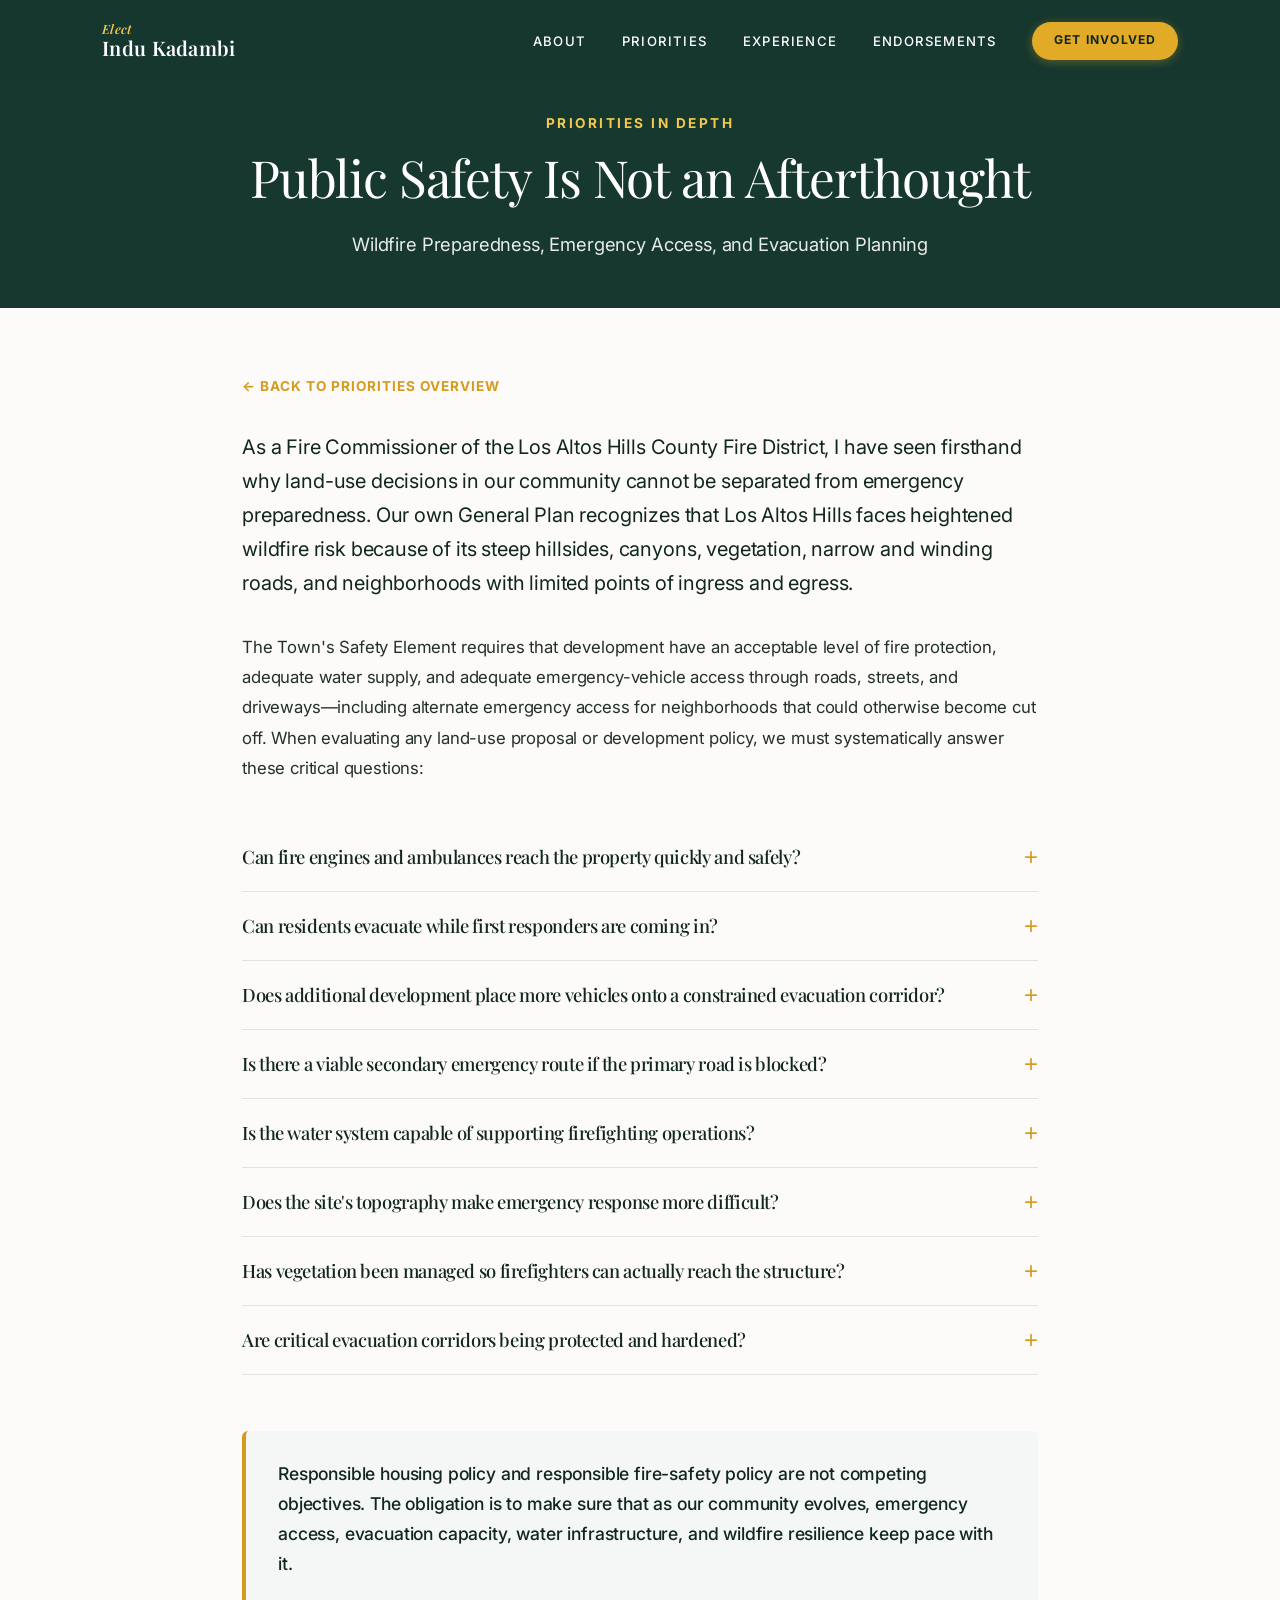
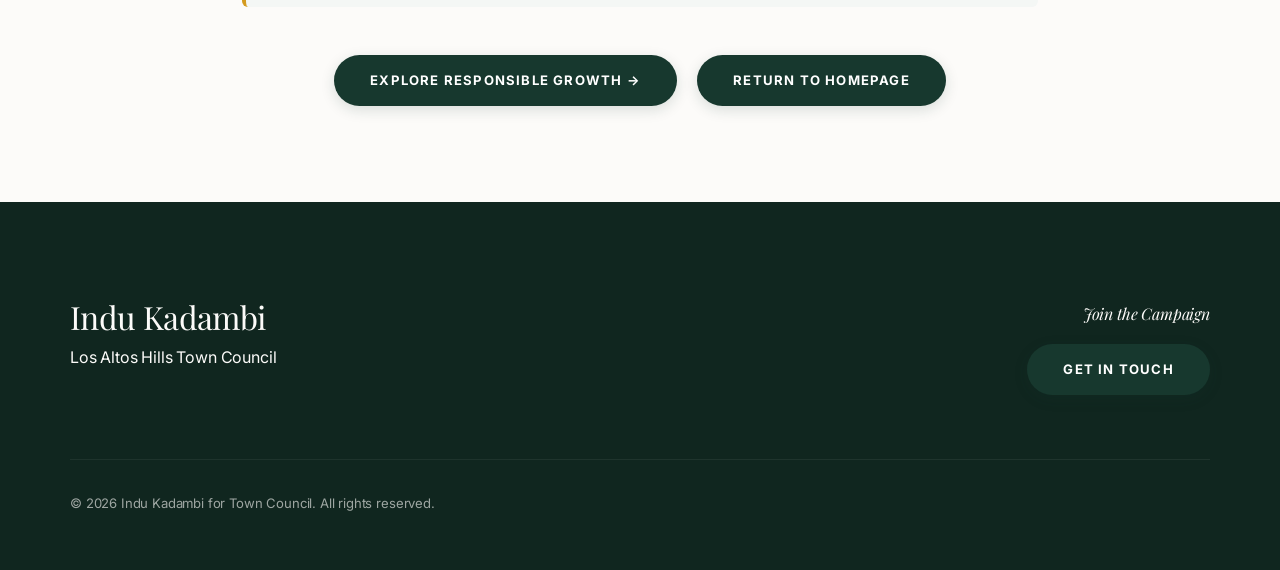
<file: priorities/fire-safety/index.html>
<!DOCTYPE html>
<html lang="en">
<head>
  <meta charset="UTF-8">
  <meta name="viewport" content="width=device-width, initial-scale=1.0">
  <title>Wildfire Preparedness & Public Safety | Indu Kadambi for Los Altos Hills Town Council</title>
  
  <meta name="description" content="Indu Kadambi's comprehensive policy on wildfire resilience, emergency evacuation capacity, water infrastructure, and public safety in Los Altos Hills.">
  <link rel="preconnect" href="https://fonts.googleapis.com">
  <link rel="preconnect" href="https://fonts.gstatic.com" crossorigin>
  <link href="https://fonts.googleapis.com/css2?family=Inter:wght@300;400;500;600;700&family=Playfair+Display:ital,wght@0,400;0,600;1,400&display=swap" rel="stylesheet">
  <link rel="stylesheet" href="../../style.css">
  <style>
    .policy-page-header {
      padding: 7rem 2rem 3rem;
      background: var(--color-primary);
      color: #FFFFFF;
      text-align: center;
    }
    .policy-content-wrap {
      max-width: 860px;
      margin: 0 auto;
      padding: 4rem 2rem 6rem;
    }
    .back-nav-link {
      display: inline-flex;
      align-items: center;
      gap: 6px;
      color: var(--color-accent);
      font-size: 0.85rem;
      font-weight: 700;
      letter-spacing: 1px;
      text-transform: uppercase;
      margin-bottom: 2rem;
      text-decoration: none;
    }
    .back-nav-link:hover {
      text-decoration: underline;
    }
    .policy-lead {
      font-size: 1.25rem;
      line-height: 1.7;
      color: var(--color-dark);
      margin-bottom: 2rem;
    }
  </style>
</head>
<body>
  <nav class="navbar" style="background: rgba(23, 56, 46, 0.98);">
    <div class="nav-content">
      <a href="../../index.html" class="logo" style="display: flex; flex-direction: column; align-items: flex-start; line-height: 1; text-decoration: none;">
        <span style="font-size: 0.8rem; font-family: var(--font-serif); font-style: italic; color: #F2C94C; margin-bottom: 2px;">Elect</span>
        <span>Indu Kadambi</span>
      </a>
      <div class="nav-links">
        <a href="../../index.html#about">About</a>
        <a href="../../index.html#priorities">Priorities</a>
        <a href="../../index.html#experience">Experience</a>
        <a href="../../index.html#endorsements">Endorsements</a>
        <a href="../../index.html#contact" class="nav-cta-btn">Get Involved</a>
      </div>
    </div>
  </nav>

  <header class="policy-page-header">
    <p class="eyebrow gold" style="font-size: 0.85rem; font-weight: 700; letter-spacing: 2.5px; text-transform: uppercase; color: #F2C94C; margin-bottom: 0.75rem;">PRIORITIES IN DEPTH</p>
    <h1 class="serif" style="color: #FFFFFF; font-size: clamp(2.4rem, 4vw, 3.4rem); line-height: 1.2; max-width: 860px; margin: 0 auto 1.25rem;">Public Safety Is Not an Afterthought</h1>
    <p style="color: rgba(255, 255, 255, 0.9); font-size: 1.15rem; max-width: 720px; margin: 0 auto;">Wildfire Preparedness, Emergency Access, and Evacuation Planning</p>
  </header>

  <main class="policy-content-wrap">
    <a href="../../index.html#priorities" class="back-nav-link">&larr; Back to Priorities Overview</a>

    <p class="policy-lead">As a Fire Commissioner of the Los Altos Hills County Fire District, I have seen firsthand why land-use decisions in our community cannot be separated from emergency preparedness. Our own General Plan recognizes that Los Altos Hills faces heightened wildfire risk because of its steep hillsides, canyons, vegetation, narrow and winding roads, and neighborhoods with limited points of ingress and egress.</p>

    <p style="font-size: 1.05rem; line-height: 1.8; color: var(--color-text); margin-bottom: 2.5rem;">The Town's Safety Element requires that development have an acceptable level of fire protection, adequate water supply, and adequate emergency-vehicle access through roads, streets, and driveways—including alternate emergency access for neighborhoods that could otherwise become cut off. When evaluating any land-use proposal or development policy, we must systematically answer these critical questions:</p>

    <div class="accordion" style="margin: 2rem 0;">
      <div class="accordion-item">
        <button class="accordion-header" style="padding: 1.25rem 0;">
          <span class="serif" style="font-size: 1.15rem;">Can fire engines and ambulances reach the property quickly and safely?</span>
          <span class="icon">+</span>
        </button>
        <div class="accordion-content">
          <p>Driveways and access roads must accommodate emergency apparatus, including adequate width, vertical clearance, turning capability, and vegetation clearance.</p>
        </div>
      </div>

      <div class="accordion-item">
        <button class="accordion-header" style="padding: 1.25rem 0;">
          <span class="serif" style="font-size: 1.15rem;">Can residents evacuate while first responders are coming in?</span>
          <span class="icon">+</span>
        </button>
        <div class="accordion-content">
          <p>Many Los Altos Hills roads are narrow and two-lane. During a wildfire, those same roads must simultaneously carry outbound residents and inbound fire and law-enforcement vehicles.</p>
        </div>
      </div>

      <div class="accordion-item">
        <button class="accordion-header" style="padding: 1.25rem 0;">
          <span class="serif" style="font-size: 1.15rem;">Does additional development place more vehicles onto a constrained evacuation corridor?</span>
          <span class="icon">+</span>
        </button>
        <div class="accordion-content">
          <p>Emergency planning should account for cumulative evacuation demand, particularly in neighborhoods with only one or two practical exits.</p>
        </div>
      </div>

      <div class="accordion-item">
        <button class="accordion-header" style="padding: 1.25rem 0;">
          <span class="serif" style="font-size: 1.15rem;">Is there a viable secondary emergency route if the primary road is blocked?</span>
          <span class="icon">+</span>
        </button>
        <div class="accordion-content">
          <p>The Town's emergency-road network exists specifically to reduce the danger of neighborhoods becoming inaccessible if blocked by fire, a fallen tree, utility lines, a collision, or another hazard.</p>
        </div>
      </div>

      <div class="accordion-item">
        <button class="accordion-header" style="padding: 1.25rem 0;">
          <span class="serif" style="font-size: 1.15rem;">Is the water system capable of supporting firefighting operations?</span>
          <span class="icon">+</span>
        </button>
        <div class="accordion-content">
          <p>Adequate water supply, hydrant availability, water-main capacity, and reliability are fundamental components of fire protection.</p>
        </div>
      </div>

      <div class="accordion-item">
        <button class="accordion-header" style="padding: 1.25rem 0;">
          <span class="serif" style="font-size: 1.15rem;">Does the site's topography make emergency response more difficult?</span>
          <span class="icon">+</span>
        </button>
        <div class="accordion-content">
          <p>Steep slopes and canyon conditions can accelerate wildfire behavior while simultaneously limiting apparatus access, turnaround space, and evacuation options.</p>
        </div>
      </div>

      <div class="accordion-item">
        <button class="accordion-header" style="padding: 1.25rem 0;">
          <span class="serif" style="font-size: 1.15rem;">Has vegetation been managed so firefighters can actually reach the structure?</span>
          <span class="icon">+</span>
        </button>
        <div class="accordion-content">
          <p>Town evacuation-preparedness guidance calls for defensible space and, among other measures, approximately 20 feet of driveway clearance and 15 feet of vertical clearance for emergency vehicles.</p>
        </div>
      </div>

      <div class="accordion-item">
        <button class="accordion-header" style="padding: 1.25rem 0;">
          <span class="serif" style="font-size: 1.15rem;">Are critical evacuation corridors being protected and hardened?</span>
          <span class="icon">+</span>
        </button>
        <div class="accordion-content">
          <p>Roads such as El Monte Road, Moody Road, and Elena Road have been specifically identified by the Town as important emergency-evacuation routes.</p>
        </div>
      </div>
    </div>

    <div style="background: #F4F7F5; border-left: 4px solid var(--color-accent); padding: 1.75rem 2rem; border-radius: 6px; margin: 3.5rem 0 2.5rem;">
      <p style="font-size: 1.1rem; line-height: 1.7; color: var(--color-dark); margin: 0; font-weight: 500;">Responsible housing policy and responsible fire-safety policy are not competing objectives. The obligation is to make sure that as our community evolves, emergency access, evacuation capacity, water infrastructure, and wildfire resilience keep pace with it.</p>
    </div>

    <div style="text-align: center; margin-top: 3rem;">
      <a href="../responsible-growth/index.html" class="btn" style="margin-right: 1rem;">Explore Responsible Growth &rarr;</a>
      <a href="../../index.html" class="btn btn-gold">Return to Homepage</a>
    </div>
  </main>

  <footer class="footer">
    <div class="footer-content">
      <div class="footer-info">
        <h3 class="serif">Indu Kadambi</h3>
        <p>Los Altos Hills Town Council</p>
      </div>
      <div class="footer-cta">
        <p>Join the Campaign</p>
        <a href="../../index.html#contact" class="btn">Get in Touch</a>
      </div>
    </div>
    <div class="footer-bottom">
      <p>&copy; 2026 Indu Kadambi for Town Council. All rights reserved.</p>
    </div>
  </footer>

  <script src="../../script.js"></script>
</body>
</html>
</file>
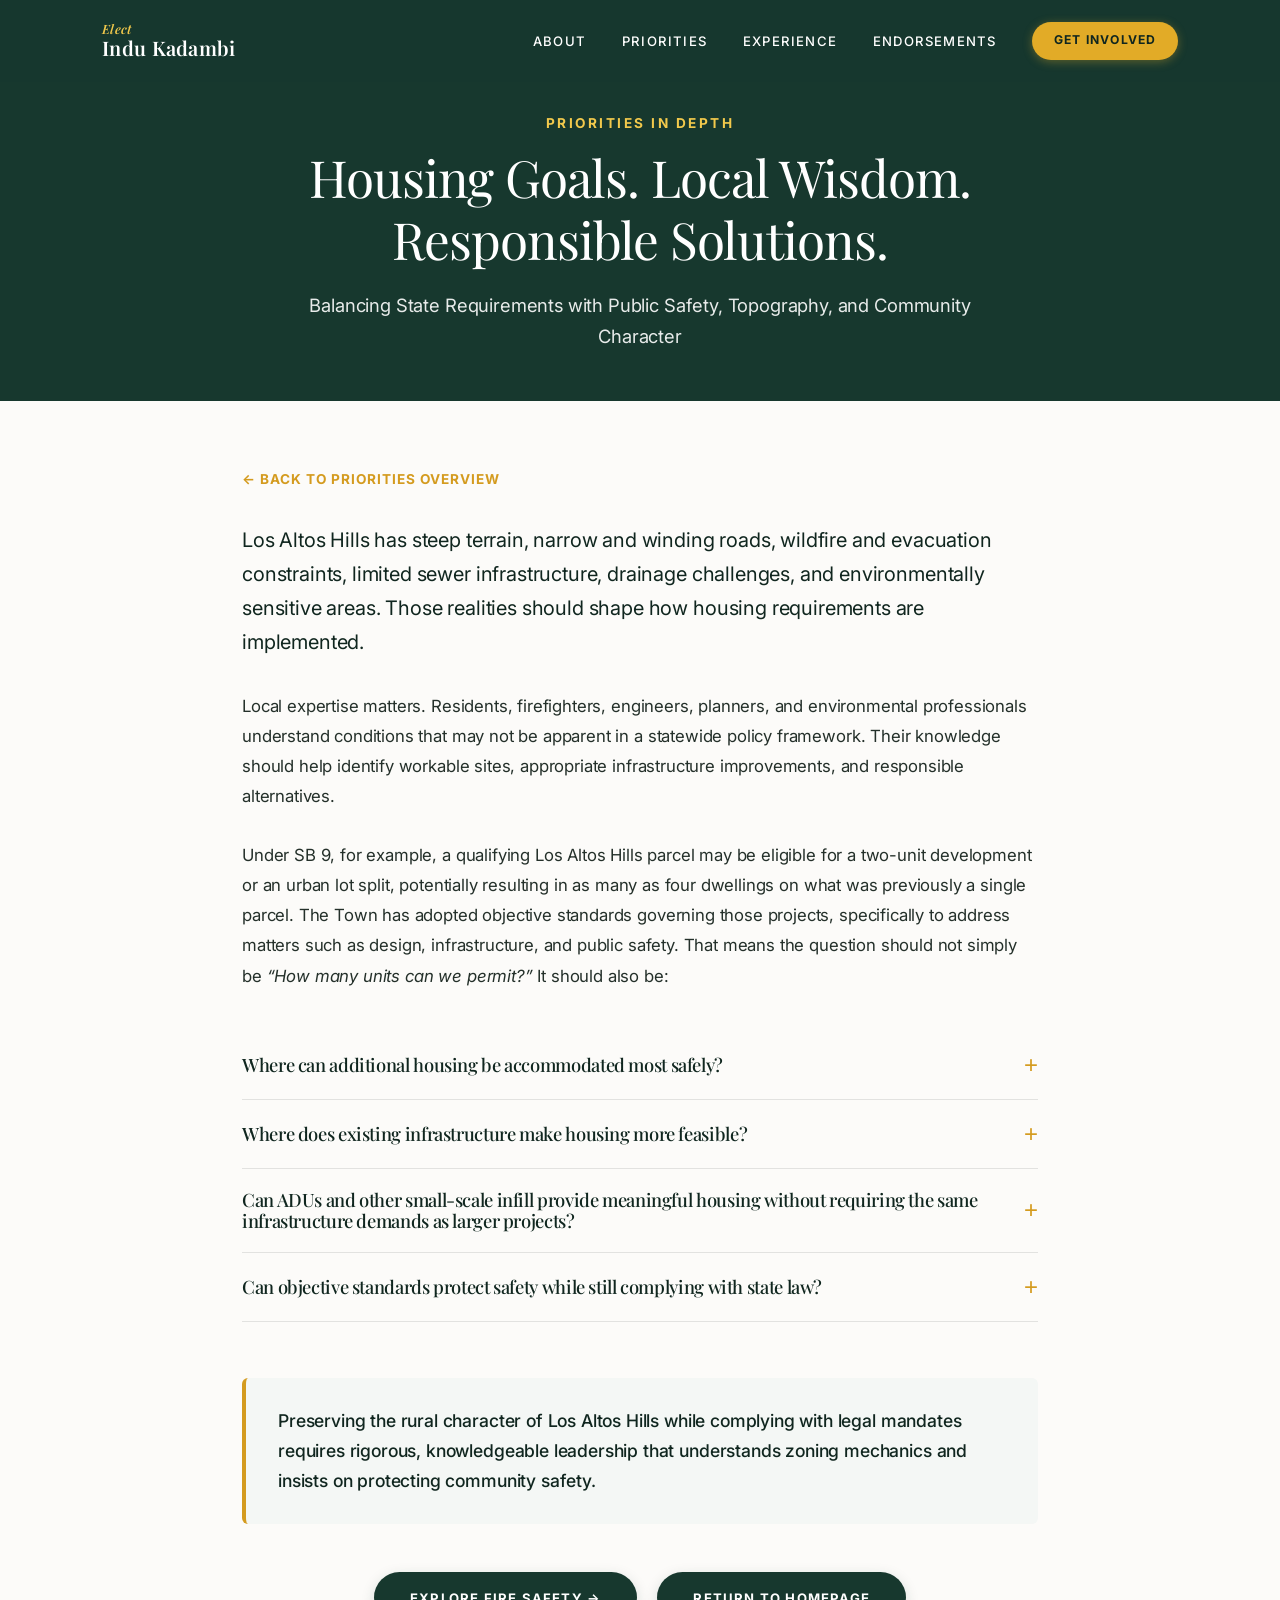
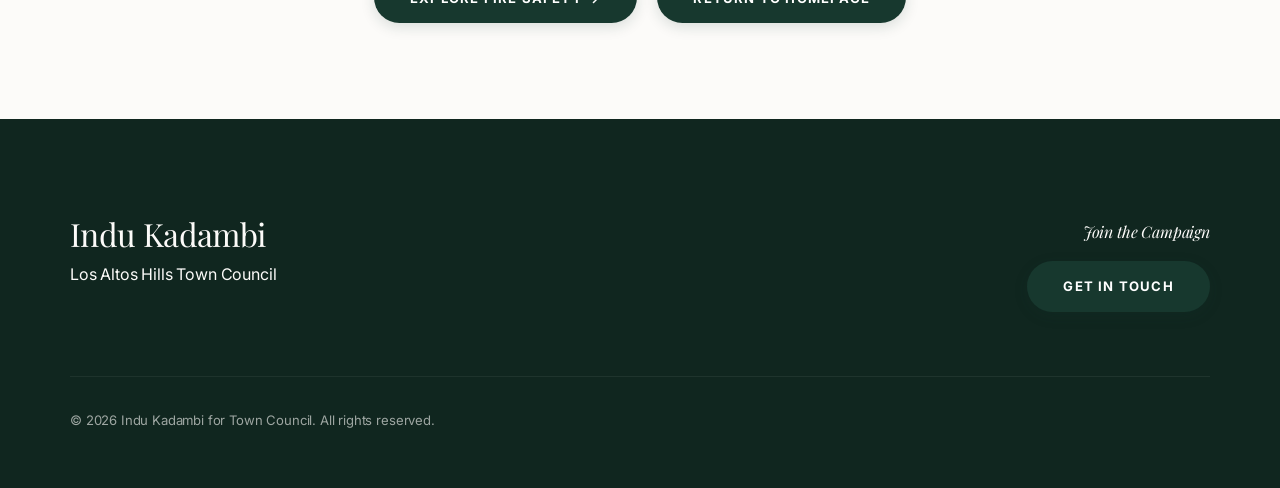
<file: priorities/responsible-growth/index.html>
<!DOCTYPE html>
<html lang="en">
<head>
  <meta charset="UTF-8">
  <meta name="viewport" content="width=device-width, initial-scale=1.0">
  <title>Responsible Growth & Housing | Indu Kadambi for Los Altos Hills Town Council</title>
  
  <meta name="description" content="Indu Kadambi's approach to state housing mandates, SB 9, objective standards, infrastructure feasibility, and preserving local character in Los Altos Hills.">
  <link rel="preconnect" href="https://fonts.googleapis.com">
  <link rel="preconnect" href="https://fonts.gstatic.com" crossorigin>
  <link href="https://fonts.googleapis.com/css2?family=Inter:wght@300;400;500;600;700&family=Playfair+Display:ital,wght@0,400;0,600;1,400&display=swap" rel="stylesheet">
  <link rel="stylesheet" href="../../style.css">
  <style>
    .policy-page-header {
      padding: 7rem 2rem 3rem;
      background: var(--color-primary);
      color: #FFFFFF;
      text-align: center;
    }
    .policy-content-wrap {
      max-width: 860px;
      margin: 0 auto;
      padding: 4rem 2rem 6rem;
    }
    .back-nav-link {
      display: inline-flex;
      align-items: center;
      gap: 6px;
      color: var(--color-accent);
      font-size: 0.85rem;
      font-weight: 700;
      letter-spacing: 1px;
      text-transform: uppercase;
      margin-bottom: 2rem;
      text-decoration: none;
    }
    .back-nav-link:hover {
      text-decoration: underline;
    }
    .policy-lead {
      font-size: 1.25rem;
      line-height: 1.7;
      color: var(--color-dark);
      margin-bottom: 2rem;
    }
  </style>
</head>
<body>
  <nav class="navbar" style="background: rgba(23, 56, 46, 0.98);">
    <div class="nav-content">
      <a href="../../index.html" class="logo" style="display: flex; flex-direction: column; align-items: flex-start; line-height: 1; text-decoration: none;">
        <span style="font-size: 0.8rem; font-family: var(--font-serif); font-style: italic; color: #F2C94C; margin-bottom: 2px;">Elect</span>
        <span>Indu Kadambi</span>
      </a>
      <div class="nav-links">
        <a href="../../index.html#about">About</a>
        <a href="../../index.html#priorities">Priorities</a>
        <a href="../../index.html#experience">Experience</a>
        <a href="../../index.html#endorsements">Endorsements</a>
        <a href="../../index.html#contact" class="nav-cta-btn">Get Involved</a>
      </div>
    </div>
  </nav>

  <header class="policy-page-header">
    <p class="eyebrow gold" style="font-size: 0.85rem; font-weight: 700; letter-spacing: 2.5px; text-transform: uppercase; color: #F2C94C; margin-bottom: 0.75rem;">PRIORITIES IN DEPTH</p>
    <h1 class="serif" style="color: #FFFFFF; font-size: clamp(2.4rem, 4vw, 3.4rem); line-height: 1.2; max-width: 860px; margin: 0 auto 1.25rem;">Housing Goals. Local Wisdom. Responsible Solutions.</h1>
    <p style="color: rgba(255, 255, 255, 0.9); font-size: 1.15rem; max-width: 720px; margin: 0 auto;">Balancing State Requirements with Public Safety, Topography, and Community Character</p>
  </header>

  <main class="policy-content-wrap">
    <a href="../../index.html#priorities" class="back-nav-link">&larr; Back to Priorities Overview</a>

    <p class="policy-lead">Los Altos Hills has steep terrain, narrow and winding roads, wildfire and evacuation constraints, limited sewer infrastructure, drainage challenges, and environmentally sensitive areas. Those realities should shape how housing requirements are implemented.</p>

    <p style="font-size: 1.05rem; line-height: 1.8; color: var(--color-text); margin-bottom: 1.75rem;">Local expertise matters. Residents, firefighters, engineers, planners, and environmental professionals understand conditions that may not be apparent in a statewide policy framework. Their knowledge should help identify workable sites, appropriate infrastructure improvements, and responsible alternatives.</p>

    <p style="font-size: 1.05rem; line-height: 1.8; color: var(--color-text); margin-bottom: 2.5rem;">Under SB 9, for example, a qualifying Los Altos Hills parcel may be eligible for a two-unit development or an urban lot split, potentially resulting in as many as four dwellings on what was previously a single parcel. The Town has adopted objective standards governing those projects, specifically to address matters such as design, infrastructure, and public safety. That means the question should not simply be <em>“How many units can we permit?”</em> It should also be:</p>

    <div class="accordion" style="margin: 2rem 0;">
      <div class="accordion-item">
        <button class="accordion-header" style="padding: 1.25rem 0;">
          <span class="serif" style="font-size: 1.15rem;">Where can additional housing be accommodated most safely?</span>
          <span class="icon">+</span>
        </button>
        <div class="accordion-content">
          <p>Higher-intensity development should be evaluated in the context of road capacity, emergency access, evacuation constraints, topography, utilities, water availability, and proximity to services.</p>
        </div>
      </div>

      <div class="accordion-item">
        <button class="accordion-header" style="padding: 1.25rem 0;">
          <span class="serif" style="font-size: 1.15rem;">Where does existing infrastructure make housing more feasible?</span>
          <span class="icon">+</span>
        </button>
        <div class="accordion-content">
          <p>Parcels with better roadway access, appropriate utility connections, and fewer environmental or topographic constraints may be substantially better suited to additional density than isolated hillside properties reached by narrow roads.</p>
        </div>
      </div>

      <div class="accordion-item">
        <button class="accordion-header" style="padding: 1.25rem 0;">
          <span class="serif" style="font-size: 1.15rem;">Can ADUs and other small-scale infill provide meaningful housing without requiring the same infrastructure demands as larger projects?</span>
          <span class="icon">+</span>
        </button>
        <div class="accordion-content">
          <p>The Town already permits ADUs and has adopted state-compliant standards and pre-approved resources to facilitate their construction without overburdening roadways.</p>
        </div>
      </div>

      <div class="accordion-item">
        <button class="accordion-header" style="padding: 1.25rem 0;">
          <span class="serif" style="font-size: 1.15rem;">Can objective standards protect safety while still complying with state law?</span>
          <span class="icon">+</span>
        </button>
        <div class="accordion-content">
          <p>Where state law requires ministerial approval, the Town should make full and careful use of legally permissible objective standards governing matters such as access, setbacks, building placement, height, drainage, and site design.</p>
        </div>
      </div>
    </div>

    <div style="background: #F4F7F5; border-left: 4px solid var(--color-accent); padding: 1.75rem 2rem; border-radius: 6px; margin: 3.5rem 0 2.5rem;">
      <p style="font-size: 1.1rem; line-height: 1.7; color: var(--color-dark); margin: 0; font-weight: 500;">Preserving the rural character of Los Altos Hills while complying with legal mandates requires rigorous, knowledgeable leadership that understands zoning mechanics and insists on protecting community safety.</p>
    </div>

    <div style="text-align: center; margin-top: 3rem;">
      <a href="../fire-safety/index.html" class="btn" style="margin-right: 1rem;">Explore Fire Safety &rarr;</a>
      <a href="../../index.html" class="btn btn-gold">Return to Homepage</a>
    </div>
  </main>

  <footer class="footer">
    <div class="footer-content">
      <div class="footer-info">
        <h3 class="serif">Indu Kadambi</h3>
        <p>Los Altos Hills Town Council</p>
      </div>
      <div class="footer-cta">
        <p>Join the Campaign</p>
        <a href="../../index.html#contact" class="btn">Get in Touch</a>
      </div>
    </div>
    <div class="footer-bottom">
      <p>&copy; 2026 Indu Kadambi for Town Council. All rights reserved.</p>
    </div>
  </footer>

  <script src="../../script.js"></script>
</body>
</html>
</file>
<file: style.css>
:root {
  --color-bg: #FCFBF9;
  --color-text: #24302A;
  --color-text-light: #5A6660;
  --color-primary: #17382E;
  --color-dark: #10261F;
  --color-accent: #D49B1F;
  --color-gold: #E2AB27;
  --color-gold-light: #F5CF63;
  --color-white: #FFFFFF;
  --color-card: #F8F9F7;
  --color-border: rgba(23, 56, 46, 0.08);
  
  --font-serif: 'Playfair Display', Georgia, serif;
  --font-sans: 'Inter', -apple-system, BlinkMacSystemFont, 'Segoe UI', Roboto, sans-serif;
  
  --spacing-section: 7.5rem;
  --container-width: 1140px;
}

* {
  box-sizing: border-box;
  margin: 0;
  padding: 0;
}

body {
  font-family: var(--font-sans);
  background-color: var(--color-bg);
  color: var(--color-text);
  line-height: 1.7;
  font-weight: 400;
  letter-spacing: -0.01em;
  -webkit-font-smoothing: antialiased;
  -moz-osx-font-smoothing: grayscale;
}

h1, h2, h3, h4, .serif {
  font-family: var(--font-serif);
  font-weight: 400;
  color: var(--color-dark);
  line-height: 1.18;
  letter-spacing: -0.02em;
}

.italic {
  font-style: italic;
}

p {
  margin-bottom: 1.5rem;
}

.large-text {
  font-size: 1.25rem;
  line-height: 1.8;
  color: var(--color-dark);
}

.narrow-text {
  max-width: 700px;
  margin: 0 auto 1.5rem auto;
}

.emphasis {
  font-weight: 500;
  color: var(--color-accent);
}

/* Navbar — Modern Glassmorphism */
.navbar {
  position: fixed;
  top: 0;
  left: 0;
  width: 100%;
  padding: 1.35rem 0;
  z-index: 1000;
  transition: all 0.3s cubic-bezier(0.16, 1, 0.3, 1);
  border-bottom: 1px solid transparent;
}

.navbar.scrolled {
  background-color: rgba(252, 251, 249, 0.9);
  backdrop-filter: blur(16px);
  -webkit-backdrop-filter: blur(16px);
  box-shadow: 0 4px 20px -4px rgba(0, 0, 0, 0.05);
  border-bottom: 1px solid rgba(23, 56, 46, 0.07);
  padding: 0.9rem 0;
}

.navbar.scrolled .logo,
.navbar.scrolled .nav-links a {
  color: var(--color-dark);
}

.nav-content {
  max-width: var(--container-width);
  margin: 0 auto;
  padding: 0 2rem;
  display: flex;
  justify-content: space-between;
  align-items: center;
}

.logo {
  font-family: var(--font-serif);
  font-size: 1.25rem;
  font-weight: 600;
  letter-spacing: 0.3px;
  color: var(--color-white);
  transition: color 0.3s ease;
}

.nav-links {
  display: flex;
  align-items: center;
  gap: 2.25rem;
}

.nav-links a {
  text-decoration: none;
  color: var(--color-white);
  font-size: 0.82rem;
  font-weight: 500;
  text-transform: uppercase;
  letter-spacing: 1.2px;
  transition: opacity 0.2s ease, color 0.2s ease;
}

.nav-links a:hover {
  opacity: 0.75;
}

.nav-cta-btn {
  background: var(--color-gold) !important;
  color: var(--color-dark) !important;
  font-weight: 700 !important;
  font-size: 0.76rem !important;
  letter-spacing: 1.2px !important;
  padding: 0.55rem 1.35rem !important;
  border-radius: 9999px !important;
  opacity: 1 !important;
  box-shadow: 0 2px 10px rgba(226, 171, 39, 0.35);
  transition: all 0.25s cubic-bezier(0.16, 1, 0.3, 1) !important;
}

.nav-cta-btn:hover {
  background: var(--color-gold-light) !important;
  transform: translateY(-1px);
  box-shadow: 0 4px 14px rgba(226, 171, 39, 0.45);
  opacity: 1 !important;
}

/* Top Presentation Banner — Clean Editorial Showcase */
.banner-showcase {
  position: relative;
  min-height: 94vh;
  display: flex;
  align-items: center;
  justify-content: center;
  text-align: center;
  color: var(--color-white);
  padding: 7.5rem 1.5rem 5rem;
  overflow: hidden;
}

.banner-bg {
  position: absolute;
  top: 0;
  left: 0;
  width: 100%;
  height: 112%;
  background-size: cover;
  background-position: center;
  z-index: -2;
}

.banner-showcase::after {
  content: '';
  position: absolute;
  top: 0;
  left: 0;
  width: 100%;
  height: 100%;
  background: linear-gradient(180deg, rgba(8, 22, 16, 0.65) 0%, rgba(10, 28, 20, 0.85) 100%);
  z-index: -1;
}

/* Top-Right Circular Portrait Badge */
.banner-avatar-badge {
  position: absolute;
  top: 5.5rem;
  right: max(2.5rem, calc((100vw - 1140px) / 2 + 1.5rem));
  z-index: 10;
  width: 130px;
  height: 130px;
  border-radius: 50%;
  border: 3px solid #E2AB27;
  box-shadow: 0 10px 30px rgba(0, 0, 0, 0.45), 0 0 0 4px rgba(226, 171, 39, 0.22);
  overflow: hidden;
  background-color: #17382E;
  transition: transform 0.3s cubic-bezier(0.16, 1, 0.3, 1), box-shadow 0.3s ease;
}

.banner-avatar-badge:hover {
  transform: scale(1.05);
  box-shadow: 0 14px 38px rgba(0, 0, 0, 0.55), 0 0 0 6px rgba(226, 171, 39, 0.35);
}

.banner-avatar-img {
  width: 100%;
  height: 100%;
  object-fit: cover;
  object-position: center 18%;
  display: block;
}

.banner-content {
  max-width: 900px;
  margin: 0 auto;
  z-index: 1;
}

.candidate-name-headline {
  font-family: var(--font-sans);
  font-size: clamp(3.2rem, 7vw, 5.4rem);
  font-weight: 800;
  letter-spacing: -0.035em;
  color: #FFFFFF;
  margin: 0 0 0.5rem 0;
  line-height: 1.05;
}

.candidate-tagline {
  font-family: var(--font-serif);
  font-size: clamp(1.4rem, 2.7vw, 2.2rem);
  font-style: italic;
  font-weight: 400;
  color: #F2C94C;
  margin: 0 0 0.5rem 0;
  letter-spacing: -0.01em;
}

.candidate-office-tag {
  font-size: 0.98rem;
  font-weight: 600;
  letter-spacing: 2px;
  text-transform: uppercase;
  color: rgba(255, 255, 255, 0.92);
  margin: 0 0 1.75rem 0;
}

.credential-ribbon {
  display: flex;
  flex-wrap: wrap;
  align-items: center;
  justify-content: center;
  gap: 12px 20px;
  background: none;
  border: none;
  border-radius: 0;
  padding: 0;
  margin: 0 auto 1.5rem auto;
  font-size: 1.12rem;
  font-weight: 500;
  letter-spacing: 0.5px;
  color: rgba(255, 255, 255, 0.95);
}

.ribbon-dot {
  color: #F2C94C;
  font-size: 0.9rem;
  opacity: 0.85;
}

.pillars-highlight {
  font-size: 0.82rem;
  font-weight: 700;
  letter-spacing: 2.5px;
  text-transform: uppercase;
  color: #F2C94C;
  margin-bottom: 2.5rem;
  display: flex;
  flex-wrap: wrap;
  align-items: center;
  justify-content: center;
  gap: 8px 14px;
}

.pillar-sep {
  opacity: 0.6;
}

.banner-cta-group {
  display: flex;
  gap: 1.25rem;
  justify-content: center;
  margin-bottom: 3rem;
}

.btn-banner-primary {
  display: inline-flex !important;
  align-items: center !important;
  justify-content: center !important;
  background: #E2AB27 !important;
  color: #10261F !important;
  font-weight: 700 !important;
  letter-spacing: 1.2px !important;
  padding: 0.9rem 2.4rem !important;
  border-radius: 9999px !important;
  text-transform: uppercase !important;
  font-size: 0.82rem !important;
  border: 1px solid #E2AB27 !important;
  box-shadow: 0 6px 20px rgba(0, 0, 0, 0.25), 0 2px 8px rgba(226, 171, 39, 0.4) !important;
  transition: all 0.25s cubic-bezier(0.16, 1, 0.3, 1) !important;
  text-decoration: none !important;
  cursor: pointer !important;
}

.btn-banner-primary:hover {
  background: #F4D068 !important;
  border-color: #F4D068 !important;
  color: #10261F !important;
  transform: translateY(-2px) !important;
  box-shadow: 0 10px 26px rgba(0, 0, 0, 0.3), 0 4px 12px rgba(226, 171, 39, 0.5) !important;
}

.btn-banner-secondary {
  display: inline-flex !important;
  align-items: center !important;
  justify-content: center !important;
  background: #FFFFFF !important;
  color: #10261F !important;
  font-weight: 700 !important;
  letter-spacing: 1.2px !important;
  padding: 0.9rem 2.4rem !important;
  border-radius: 9999px !important;
  text-transform: uppercase !important;
  font-size: 0.82rem !important;
  border: 1px solid #FFFFFF !important;
  box-shadow: 0 6px 20px rgba(0, 0, 0, 0.25) !important;
  transition: all 0.25s cubic-bezier(0.16, 1, 0.3, 1) !important;
  text-decoration: none !important;
  cursor: pointer !important;
}

.btn-banner-secondary:hover {
  background: #F5F5F0 !important;
  border-color: #F5F5F0 !important;
  color: #10261F !important;
  transform: translateY(-2px) !important;
  box-shadow: 0 10px 26px rgba(0, 0, 0, 0.35) !important;
}

.endorsements-bridge-banner {
  padding-top: 1.75rem;
  border-top: 1px solid rgba(255, 255, 255, 0.18);
  max-width: 680px;
  margin: 0 auto;
}

.endorsements-bridge-banner p {
  font-size: 0.98rem;
  color: rgba(255, 255, 255, 0.9);
  margin-bottom: 0.5rem;
}

.bridge-link {
  color: #F2C94C;
  font-weight: 700;
  font-size: 0.85rem;
  letter-spacing: 1.5px;
  text-transform: uppercase;
  text-decoration: none;
  transition: color 0.2s ease;
}

.bridge-link:hover {
  text-decoration: underline;
  color: #FFFFFF;
}

/* SECTION 2 — SOCIAL PROOF (Modern Leader Highlight) */
.social-proof-section {
  background: #F9F9F7;
  padding: 5rem 1.5rem 4.5rem;
  border-bottom: 1px solid rgba(23, 56, 46, 0.07);
  max-width: 100% !important;
}

.social-proof-title {
  color: var(--color-dark);
  font-size: clamp(2.1rem, 3.4vw, 2.85rem);
  margin-bottom: 0.5rem;
  line-height: 1.15;
}

.social-proof-subtitle {
  color: var(--color-text-light);
  font-size: 1.05rem;
  max-width: 640px;
  margin: 0 auto 2.5rem;
  line-height: 1.6;
}

.leaders-proof-grid {
  display: grid;
  grid-template-columns: repeat(3, 1fr);
  gap: 1.5rem;
  max-width: 960px;
  margin: 0 auto 2.25rem;
}

.leader-proof-card {
  background: #FFFFFF;
  padding: 2.1rem 1.5rem;
  border-radius: 14px;
  border: 1px solid rgba(23, 56, 46, 0.08);
  box-shadow: 0 4px 16px -2px rgba(0, 0, 0, 0.03);
  text-align: center;
  transition: all 0.28s cubic-bezier(0.16, 1, 0.3, 1);
}

.leader-proof-card:hover {
  transform: translateY(-4px);
  box-shadow: 0 12px 28px -4px rgba(23, 56, 46, 0.09);
  border-color: rgba(226, 171, 39, 0.4);
}

.leader-name {
  font-family: var(--font-sans);
  font-size: 1.05rem;
  font-weight: 800;
  letter-spacing: 0.5px;
  color: var(--color-dark);
  margin: 0 0 0.35rem 0;
}

.leader-title {
  font-size: 0.82rem;
  color: var(--color-accent);
  font-weight: 600;
  letter-spacing: 0.3px;
  margin: 0;
}

.btn-read-endorsements {
  display: inline-flex;
  align-items: center;
  gap: 6px;
  color: var(--color-primary);
  font-weight: 700;
  font-size: 0.82rem;
  letter-spacing: 1.5px;
  text-transform: uppercase;
  text-decoration: none;
  border-bottom: 2px solid #50284A;
  padding-bottom: 3px;
  transition: color 0.2s ease, border-color 0.2s ease, transform 0.2s ease;
}

.btn-read-endorsements:hover {
  color: #50284A;
  border-bottom-color: #6E3766;
  transform: translateX(2px);
}

/* Sections */
.section {
  padding: var(--spacing-section) 2rem;
  max-width: var(--container-width);
  margin: 0 auto;
}

.section.dark {
  max-width: 100%;
  background-color: var(--color-dark);
  color: var(--color-bg);
}

.section.dark h2 {
  color: var(--color-bg);
}

.section.light {
  background-color: var(--color-card);
  max-width: 100%;
}

.text-center {
  text-align: center;
}

.section h2 {
  font-size: clamp(2.1rem, 3.8vw, 3rem);
  margin-bottom: 2.25rem;
}

/* About Section Roles Plaque */
.about-roles-plaque {
  display: inline-flex;
  flex-direction: column;
  gap: 8px;
  background: #F8F9F7;
  border: 1px solid rgba(23, 56, 46, 0.08);
  border-radius: 8px;
  padding: 10px 20px;
  margin: 1.25rem 0 1.85rem 0;
  box-shadow: 0 1px 4px rgba(0, 0, 0, 0.02);
}

.roles-row {
  display: flex;
  align-items: center;
  justify-content: center;
  gap: 12px;
}

.role-text {
  font-family: var(--font-sans);
  font-size: 0.72rem;
  font-weight: 700;
  letter-spacing: 1.3px;
  color: var(--color-dark);
  white-space: nowrap;
}

.role-bar {
  color: var(--color-accent);
  font-weight: 300;
  font-size: 0.8rem;
  opacity: 0.6;
  user-select: none;
}

/* Three Callout Numbers / Stats — Modern Tech Minimalist */
.about-stats-grid {
  display: grid;
  grid-template-columns: repeat(3, 1fr);
  gap: 1rem;
  margin: 1.85rem 0 1.5rem 0;
}

.stat-card {
  background: #FFFFFF;
  padding: 1.35rem 1rem;
  border-radius: 12px;
  border: 1px solid rgba(23, 56, 46, 0.08);
  text-align: center;
  display: flex;
  flex-direction: column;
  justify-content: center;
  box-shadow: 0 2px 10px rgba(0, 0, 0, 0.02);
  transition: transform 0.2s ease, box-shadow 0.2s ease;
}

.stat-card:hover {
  transform: translateY(-2px);
  box-shadow: 0 6px 18px rgba(23, 56, 46, 0.06);
}

.stat-number {
  font-family: var(--font-sans);
  font-size: 1.75rem;
  font-weight: 800;
  color: var(--color-primary);
  line-height: 1.15;
  margin-bottom: 0.35rem;
  letter-spacing: -0.02em;
}

.stat-label {
  font-size: 0.72rem;
  font-weight: 700;
  text-transform: uppercase;
  letter-spacing: 0.9px;
  color: var(--color-text-light);
  line-height: 1.35;
}

/* Split Layouts */
.split {
  display: grid;
  grid-template-columns: 1fr 1fr;
  gap: 6rem;
  align-items: center;
}

.split.reverse {
  grid-template-columns: 1fr 1.2fr;
}

.image-container img {
  width: 100%;
  height: auto;
  object-fit: cover;
  border-radius: 4px;
}

.portrait {
  aspect-ratio: 4/5;
}

.landscape {
  aspect-ratio: 1/1.2;
}

/* Grids */
.grid-2 {
  display: grid;
  grid-template-columns: 1fr 1fr;
  gap: 4rem;
}

.card {
  padding: 3rem;
  background-color: var(--color-card);
  border-radius: 4px;
}

.card h3 {
  font-size: 1.75rem;
  margin-bottom: 1.5rem;
}

/* Lists */
.principles-list {
  list-style: none;
  margin-top: 2rem;
}

.principles-list li {
  font-family: var(--font-serif);
  font-size: 1.25rem;
  color: var(--color-dark);
  margin-bottom: 1rem;
  padding-left: 2rem;
  position: relative;
}

.principles-list li::before {
  content: '—';
  position: absolute;
  left: 0;
  color: var(--color-accent);
}

.roles-list {
  list-style: none;
  display: grid;
  grid-template-columns: 1fr 1fr;
  gap: 1rem;
  margin: 2rem 0;
}

.roles-list li {
  padding-bottom: 0.5rem;
  border-bottom: 1px solid rgba(0,0,0,0.1);
  font-size: 0.95rem;
}

/* Accordion */
.accordion {
  max-width: 800px;
  margin: 3rem auto;
  text-align: left;
}

.accordion-item {
  border-bottom: 1px solid rgba(0,0,0,0.1);
}

.accordion-header {
  width: 100%;
  text-align: left;
  background: none;
  border: none;
  padding: 1.5rem 0;
  display: flex;
  justify-content: space-between;
  align-items: center;
  cursor: pointer;
  color: var(--color-dark);
  transition: color 0.3s ease;
}

.accordion-header:hover {
  color: var(--color-accent);
}

.accordion-header .serif {
  font-size: 1.25rem;
  font-weight: 500;
}

.accordion-header .icon {
  font-size: 1.5rem;
  font-weight: 300;
  transition: transform 0.3s ease;
  color: var(--color-accent);
}

.accordion-item.active .accordion-header .icon {
  transform: rotate(45deg);
}

.accordion-content {
  max-height: 0;
  overflow: hidden;
  transition: max-height 0.4s ease-out, padding 0.4s ease-out, opacity 0.4s ease-out;
  opacity: 0;
  padding: 0 1rem 0 0;
}

.accordion-item.active .accordion-content {
  padding-bottom: 1.5rem;
  opacity: 1;
}

.accordion-content p {
  margin-bottom: 0;
  font-size: 0.95rem;
  color: var(--color-text-light);
  line-height: 1.7;
}

blockquote {
  font-size: 1.5rem;
  color: var(--color-accent);
  margin: 2.5rem 0;
  padding-left: 2rem;
  border-left: 2px solid var(--color-accent);
  line-height: 1.6;
}

/* Summary / Signature */
.summary {
  background: var(--color-accent);
  color: var(--color-bg);
  padding: 4rem;
  border-radius: 4px;
}

.summary h3 {
  color: var(--color-bg);
  font-size: 2rem;
  line-height: 1.4;
  margin-bottom: 3rem;
}

.signature {
  color: var(--color-bg);
  font-size: 3rem;
  margin-bottom: 1rem;
}

.ready {
  font-size: 1.25rem;
  text-transform: uppercase;
  letter-spacing: 2px;
  opacity: 0.8;
}

/* Footer */
.footer {
  background-color: var(--color-dark);
  color: var(--color-bg);
  padding: 6rem 2rem 2rem;
}

.footer-content {
  max-width: var(--container-width);
  margin: 0 auto 4rem;
  display: flex;
  justify-content: space-between;
  align-items: flex-end;
}

.footer-info h3 {
  color: var(--color-bg);
  font-size: 2rem;
  margin-bottom: 0.5rem;
}

.footer-cta {
  text-align: right;
}

.footer-cta p {
  margin-bottom: 1rem;
  font-family: var(--font-serif);
  font-style: italic;
}

.btn {
  display: inline-flex;
  align-items: center;
  justify-content: center;
  padding: 0.85rem 2.2rem;
  background-color: var(--color-primary);
  color: #FFFFFF;
  text-decoration: none;
  text-transform: uppercase;
  font-size: 0.82rem;
  font-weight: 700;
  letter-spacing: 1.2px;
  transition: all 0.25s cubic-bezier(0.16, 1, 0.3, 1);
  border-radius: 9999px;
  border: 1px solid transparent;
  box-shadow: 0 4px 14px rgba(23, 56, 46, 0.15);
  cursor: pointer;
}

.btn:hover {
  background-color: var(--color-dark);
  color: #FFFFFF;
  transform: translateY(-2px);
  box-shadow: 0 8px 22px rgba(23, 56, 46, 0.25);
}

.footer-bottom {
  max-width: var(--container-width);
  margin: 0 auto;
  border-top: 1px solid rgba(255,255,255,0.1);
  padding-top: 2rem;
  font-size: 0.82rem;
  opacity: 0.6;
}

/* Animations — Snappy Silicon Valley Easing */
.fade-up {
  opacity: 0;
  transform: translateY(24px);
  transition: opacity 0.65s cubic-bezier(0.16, 1, 0.3, 1), transform 0.65s cubic-bezier(0.16, 1, 0.3, 1);
}

.fade-up.visible {
  opacity: 1;
  transform: translateY(0);
}

/* Responsive */
@media (max-width: 900px) {
  .banner-avatar-badge {
    position: relative;
    top: auto;
    right: auto;
    margin: 0 auto 1.5rem auto;
    width: 110px;
    height: 110px;
  }

  .split, .split.reverse, .grid-2 {
    grid-template-columns: 1fr;
    gap: 4rem;
  }
  
  .image-left .image-container {
    order: -1;
  }
  

  
  .footer-content {
    flex-direction: column;
    align-items: flex-start;
    gap: 3rem;
  }
  
  .footer-cta {
    text-align: left;
  }
}

@media (max-width: 600px) {
  .hero .title {
    font-size: 3rem;
  }
  
  .section h2 {
    font-size: 2rem;
  }
  
  .nav-links {
    display: none; /* simple mobile nav for now */
  }
}

/* Contact Form — Modern Minimalist Polish */
.contact-form {
  max-width: 620px;
  margin: 2.5rem auto 0;
  display: flex;
  flex-direction: column;
  gap: 1.25rem;
  text-align: left;
}

.contact-form input, .contact-form textarea {
  width: 100%;
  padding: 1.05rem 1.25rem;
  border: 1px solid rgba(23, 56, 46, 0.12);
  border-radius: 12px;
  font-family: var(--font-sans);
  font-size: 0.96rem;
  color: var(--color-dark);
  background: #FFFFFF;
  transition: all 0.22s ease;
  box-shadow: 0 2px 6px rgba(0, 0, 0, 0.02);
}

.contact-form input:focus, .contact-form textarea:focus {
  outline: none;
  border-color: var(--color-gold);
  box-shadow: 0 0 0 4px rgba(226, 171, 39, 0.16);
}

.contact-form button {
  align-self: center;
  padding: 0.95rem 2.8rem;
  font-size: 0.82rem;
  font-weight: 700;
  letter-spacing: 1.5px;
  text-transform: uppercase;
  border-radius: 9999px;
  background: var(--color-primary);
  color: #FFFFFF;
  border: none;
  box-shadow: 0 4px 16px rgba(23, 56, 46, 0.2);
  transition: all 0.25s cubic-bezier(0.16, 1, 0.3, 1);
  cursor: pointer;
}

.contact-form button:hover {
  background: var(--color-dark);
  transform: translateY(-2px);
  box-shadow: 0 8px 24px rgba(23, 56, 46, 0.3);
}

/* Floating Endorsement Pop-up (Persistent on scroll, Guaranteed High Contrast) */
.floating-endorsement-popup {
  position: fixed !important;
  bottom: 24px !important;
  right: 24px !important;
  z-index: 999999 !important;
  width: 375px !important;
  max-width: calc(100vw - 32px) !important;
  background: rgba(16, 38, 31, 0.95) !important;
  backdrop-filter: blur(20px) !important;
  -webkit-backdrop-filter: blur(20px) !important;
  border: 1px solid rgba(242, 201, 76, 0.45) !important;
  border-radius: 16px !important;
  box-shadow: 0 20px 48px rgba(0, 0, 0, 0.45), 0 0 0 1px rgba(255, 255, 255, 0.06) !important;
  padding: 16px 20px 16px 20px !important;
  color: #FFFFFF !important;
  transition: all 0.25s cubic-bezier(0.16, 1, 0.3, 1) !important;
  animation: slideInPopup 0.6s cubic-bezier(0.16, 1, 0.3, 1) 0.5s both;
}

.floating-endorsement-popup.is-hidden {
  display: none !important;
  visibility: hidden !important;
  opacity: 0 !important;
  pointer-events: none !important;
}

.floating-endorsement-popup a,
.floating-endorsement-popup a:visited,
.floating-endorsement-popup a:hover,
.floating-endorsement-popup a:active {
  color: #FFFFFF !important;
  text-decoration: none !important;
}

@keyframes slideInPopup {
  from {
    opacity: 0;
    transform: translateY(30px) scale(0.96);
  }
  to {
    opacity: 1;
    transform: translateY(0) scale(1);
  }
}

.floating-endorsement-popup:hover {
  transform: translateY(-4px) !important;
  border-color: rgba(242, 201, 76, 0.8) !important;
  box-shadow: 0 20px 50px rgba(0, 0, 0, 0.65), 0 0 15px rgba(242, 201, 76, 0.3) !important;
}

.popup-close-btn {
  position: absolute !important;
  top: 6px !important;
  right: 8px !important;
  background: transparent !important;
  border: none !important;
  color: rgba(255, 255, 255, 0.65) !important;
  font-size: 22px !important;
  line-height: 1 !important;
  cursor: pointer !important;
  padding: 4px 8px !important;
  border-radius: 4px !important;
  transition: color 0.2s ease, transform 0.2s ease !important;
  z-index: 10 !important;
}

.popup-close-btn:hover {
  color: #FFFFFF !important;
  transform: scale(1.2) !important;
}

.popup-link {
  display: block !important;
  text-decoration: none !important;
  color: #FFFFFF !important;
}

.popup-header {
  font-size: 0.72rem !important;
  font-weight: 700 !important;
  letter-spacing: 1.5px !important;
  text-transform: uppercase !important;
  color: #E2AB27 !important;
  display: flex !important;
  align-items: center !important;
  gap: 6px !important;
  margin-bottom: 8px !important;
}

.popup-star {
  font-size: 0.8rem !important;
  color: #E2AB27 !important;
}

.popup-quote-wrap {
  min-height: 54px !important;
  margin-bottom: 10px !important;
}

.popup-quote-text {
  font-family: var(--font-serif) !important;
  font-style: italic !important;
  font-size: 0.92rem !important;
  line-height: 1.42 !important;
  color: #FFFFFF !important;
  margin: 0 !important;
  transition: opacity 0.35s ease !important;
}

.popup-footer {
  display: flex !important;
  align-items: flex-end !important;
  justify-content: space-between !important;
  gap: 12px !important;
  padding-top: 10px !important;
  border-top: 1px solid rgba(255, 255, 255, 0.16) !important;
}

.popup-author strong {
  display: block !important;
  font-size: 0.95rem !important;
  color: #F2C04D !important;
  font-family: var(--font-serif) !important;
  font-weight: 600 !important;
  line-height: 1.2 !important;
}

.popup-author span {
  display: block !important;
  font-size: 0.72rem !important;
  color: #DCE9E2 !important;
  margin-top: 2px !important;
  line-height: 1.25 !important;
}

.popup-cta {
  font-size: 0.72rem !important;
  font-weight: 700 !important;
  color: #17382E !important;
  background: #F2C94C !important;
  padding: 4px 10px !important;
  border-radius: 12px !important;
  text-transform: uppercase !important;
  letter-spacing: 0.5px !important;
  white-space: nowrap !important;
  display: inline-flex !important;
  align-items: center !important;
  gap: 4px !important;
  box-shadow: 0 2px 8px rgba(0,0,0,0.3) !important;
  transition: transform 0.2s ease, background 0.2s ease !important;
}

.popup-link:hover .popup-cta {
  background: #FFFFFF !important;
  transform: scale(1.05) !important;
}

@media (max-width: 600px) {
  .floating-endorsement-popup {
    bottom: 16px !important;
    right: 16px !important;
    left: 16px !important;
    width: auto !important;
    padding: 14px 16px 12px !important;
  }
}

/* Experience Section (5 Core Areas from indukadambi.org) — Modern Minimalist Polish */
.experience-section {
  padding: 6.5rem 2rem;
  background-color: var(--color-dark);
}

.experience-cards-grid {
  display: flex;
  flex-direction: column;
  gap: 2.5rem;
}

.experience-card {
  background: rgba(255, 255, 255, 0.035);
  border: 1px solid rgba(255, 255, 255, 0.08);
  border-radius: 18px;
  padding: 2.75rem 3rem;
  box-shadow: 0 10px 30px rgba(0, 0, 0, 0.2);
  transition: all 0.28s cubic-bezier(0.16, 1, 0.3, 1);
}

.experience-card:hover {
  transform: translateY(-3px);
  background: rgba(255, 255, 255, 0.05);
  border-color: rgba(226, 171, 39, 0.35);
  box-shadow: 0 16px 36px rgba(0, 0, 0, 0.28);
}

.experience-card.split-card {
  display: grid;
  grid-template-columns: 1.15fr 0.85fr;
  gap: 3.5rem;
  align-items: center;
}

.experience-card.split-card.reverse {
  grid-template-columns: 0.85fr 1.15fr;
}

.experience-title {
  font-family: var(--font-sans);
  font-size: 1.3rem;
  font-weight: 700;
  letter-spacing: 2px;
  color: #FFFFFF;
  text-transform: uppercase;
  margin: 0 0 0.4rem 0;
}

.experience-role {
  font-family: var(--font-serif);
  font-style: italic;
  font-size: 1.35rem;
  color: var(--color-gold);
  margin: 0 0 1.25rem 0;
  line-height: 1.35;
}

.experience-desc {
  font-size: 1.05rem;
  line-height: 1.75;
  color: rgba(255, 255, 255, 0.88);
  margin: 0;
}

.experience-two-col {
  display: grid;
  grid-template-columns: 1fr 1fr;
  gap: 2.5rem;
}

.experience-card.text-card {
  padding: 2.75rem 2.75rem;
}

.experience-photo-frame {
  margin: 0;
  border-radius: 14px;
  overflow: hidden;
  box-shadow: 0 12px 30px rgba(0, 0, 0, 0.35);
  position: relative;
  background: #000;
}

.experience-img {
  width: 100%;
  height: 280px;
  object-fit: cover;
  display: block;
  transition: transform 0.35s ease;
}

.experience-photo-frame:hover .experience-img {
  transform: scale(1.02);
}

.photo-credit {
  position: absolute;
  bottom: 8px;
  right: 12px;
  background: rgba(0, 0, 0, 0.65);
  color: rgba(255, 255, 255, 0.85);
  font-size: 0.72rem;
  padding: 2px 8px;
  border-radius: 4px;
}

.experience-pullquote {
  margin: 1.75rem 0 0 0;
  padding: 1rem 0 1rem 1.5rem;
  border-left: 4px solid #F2C94C;
}

.experience-pullquote p {
  font-family: var(--font-serif);
  font-style: italic;
  font-size: 1.2rem;
  line-height: 1.5;
  color: #FFFFFF;
  margin: 0 0 0.5rem 0;
}

.experience-pullquote cite {
  font-family: var(--font-sans);
  font-size: 0.85rem;
  font-style: normal;
  color: #F2C94C;
  font-weight: 600;
  letter-spacing: 0.5px;
}

@media (max-width: 900px) {
  .experience-card.split-card,
  .experience-card.split-card.reverse,
  .experience-two-col {
    grid-template-columns: 1fr;
    gap: 2rem;
  }
  .experience-card {
    padding: 2rem 1.75rem;
  }
  .experience-img {
    height: 240px;
  }
}

@media (max-width: 600px) {
  .floating-endorsement-popup {
    bottom: 16px;
    right: 16px;
    left: 16px;
    width: auto;
    padding: 14px 16px 12px;
  }
}

/* Endorsements / Voices from Our Town — Modern Editorial Grid */
.endorsements-grid {
  display: grid;
  grid-template-columns: repeat(2, minmax(0, 1fr));
  gap: 28px 30px;
  max-width: var(--container-width);
  margin: 0 auto;
}

.endorsement-card {
  display: flex;
  flex-direction: column;
  justify-content: space-between;
  width: 100%;
  box-sizing: border-box;
  margin: 0;
  padding: 32px 34px 28px;
  border-radius: 16px;
  box-shadow: 0 4px 20px -2px rgba(0, 0, 0, 0.03);
  position: relative;
  transition: all 0.28s cubic-bezier(0.16, 1, 0.3, 1);
  border: 1px solid rgba(23, 56, 46, 0.08);
}

.endorsement-card:hover {
  transform: translateY(-4px);
  box-shadow: 0 14px 34px -4px rgba(23, 56, 46, 0.09);
  border-color: rgba(226, 171, 39, 0.35);
}

/* Distinct Card Palettes — Minimalist Executive Styling */
.endorsement-former-mayor {
  background: #17382E !important;
  color: #FFFFFF !important;
  border: 1px solid rgba(226, 171, 39, 0.3) !important;
}

.endorsement-former-mayor p,
.endorsement-former-mayor .salutation,
.endorsement-former-mayor .signoff {
  color: rgba(255, 255, 255, 0.94) !important;
}

.endorsement-former-mayor footer {
  border-top: 1px solid rgba(255, 255, 255, 0.16) !important;
}

.endorsement-former-mayor footer strong {
  color: #F2C04D !important;
}

.endorsement-former-mayor footer span {
  color: #DCE9E2 !important;
}

.endorsement-former-mayor .quote-mark {
  color: #E2AB27 !important;
}

.card-sage {
  background: #FFFFFF !important;
  color: #24302A !important;
  border: 1px solid rgba(23, 56, 46, 0.09) !important;
}

.card-sage footer {
  border-top: 1px solid rgba(23, 56, 46, 0.08) !important;
}

.card-sage footer strong {
  color: #17382E !important;
}

.card-sage footer span {
  color: #5A6660 !important;
}

.card-sage .quote-mark {
  color: #D49B1F !important;
}

.card-parchment {
  background: #FAF8F4 !important;
  color: #24302A !important;
  border: 1px solid rgba(23, 56, 46, 0.08) !important;
}

.card-parchment footer {
  border-top: 1px solid rgba(23, 56, 46, 0.08) !important;
}

.card-parchment footer strong {
  color: #17382E !important;
}

.card-parchment footer span {
  color: #5A6660 !important;
}

.card-parchment .quote-mark {
  color: #D49B1F !important;
}

.card-ivory {
  background: #FFFFFF !important;
  color: #24302A !important;
  border: 1px solid rgba(23, 56, 46, 0.08) !important;
}

.card-ivory footer {
  border-top: 1px solid rgba(23, 56, 46, 0.08) !important;
}

.card-ivory footer strong {
  color: #17382E !important;
}

.card-ivory footer span {
  color: #5A6660 !important;
}

.card-ivory .quote-mark {
  color: #D49B1F !important;
}

/* Quote marks */
.quote-mark {
  font-family: Georgia, serif;
  font-size: 46px;
  line-height: 0.8;
  font-weight: 700;
  color: #DCA71C;
}

.quote-open {
  margin-bottom: 12px;
}

.quote-close {
  text-align: right;
  margin-top: 4px;
  margin-bottom: 8px;
}

.endorsement-body p {
  font-size: 1.02rem;
  line-height: 1.62;
  margin-bottom: 14px;
}

.endorsement-body p:last-child {
  margin-bottom: 0;
}

.endorsement-body .salutation {
  font-style: italic;
  font-weight: 500;
  margin-bottom: 8px;
}

.endorsement-body .signoff {
  font-style: italic;
  margin-top: 8px;
}

.endorsement-card footer {
  margin-top: auto;
  padding-top: 16px;
  border-top: 1px solid rgba(44, 90, 73, 0.18);
}

.endorsement-card footer strong {
  display: block;
  font-family: var(--font-serif);
  font-size: 1.25rem;
  font-weight: 700;
  line-height: 1.25;
  margin-bottom: 4px;
  color: #2C5A49;
}

.endorsement-card footer span {
  display: block;
  font-size: 0.9rem;
  line-height: 1.35;
  color: #556C62;
  font-weight: 500;
}

@media (max-width: 900px) {
  .hero-endorsement-banner {
    padding: 1.15rem 1.25rem;
    margin-top: 1.5rem;
  }
  .banner-quote {
    font-size: 0.95rem;
  }
  .endorsements-grid {
    grid-template-columns: 1fr;
    gap: 22px;
  }
  .endorsement-card {
    padding: 24px 22px 20px;
  }
}

/* What Matters Section (S-A-F-E Acronym & Candidate's Statement) — Clean Tech Polish */
.matters-section {
  padding: 6.5rem 2rem;
  background-color: var(--color-dark);
}

.safe-acronym-grid {
  display: flex;
  flex-direction: column;
  gap: 1.25rem;
  margin-bottom: 5.5rem;
  max-width: 1000px;
  margin-left: auto;
  margin-right: auto;
}

.safe-card {
  display: grid;
  grid-template-columns: 90px 1fr;
  gap: 2.25rem;
  align-items: center;
  padding: 2.25rem 2.25rem;
  background: rgba(255, 255, 255, 0.035);
  border: 1px solid rgba(255, 255, 255, 0.08);
  border-radius: 16px;
  transition: all 0.28s cubic-bezier(0.16, 1, 0.3, 1);
}

.safe-card:hover {
  background: rgba(255, 255, 255, 0.055);
  border-color: rgba(226, 171, 39, 0.35);
  transform: translateY(-3px);
  box-shadow: 0 14px 30px rgba(0, 0, 0, 0.25);
}

.safe-letter {
  font-family: var(--font-serif);
  font-size: clamp(4.2rem, 5.8vw, 5.2rem);
  line-height: 0.9;
  color: var(--color-gold);
  font-weight: 700;
  text-align: center;
  user-select: none;
}

.safe-details {
  display: flex;
  flex-direction: column;
}

.safe-title {
  font-family: var(--font-sans);
  font-size: 1.25rem;
  font-weight: 700;
  letter-spacing: 2px;
  color: #FFFFFF;
  text-transform: uppercase;
  margin: 0 0 0.35rem 0;
}

.safe-kicker {
  font-family: var(--font-serif);
  font-style: italic;
  font-size: 1.3rem;
  color: #F2C94C;
  margin: 0 0 0.65rem 0;
  line-height: 1.35;
}

.safe-desc {
  font-size: 1.05rem;
  line-height: 1.7;
  color: rgba(255, 255, 255, 0.86);
  margin: 0;
  max-width: 880px;
}

/* Candidate's Statement — Editorial Modern Frame */
.candidate-statement-block {
  margin-top: 4.5rem;
  padding: 4rem 3.5rem;
  background: rgba(255, 255, 255, 0.03);
  border: 1px solid rgba(255, 255, 255, 0.08);
  border-radius: 20px;
  max-width: 960px;
  margin-left: auto;
  margin-right: auto;
  box-shadow: 0 16px 40px rgba(0, 0, 0, 0.2);
}

.statement-header {
  margin-bottom: 2.5rem;
  text-align: center;
}

.statement-eyebrow {
  color: var(--color-gold);
  font-size: 0.8rem;
  font-weight: 700;
  letter-spacing: 2.5px;
  text-transform: uppercase;
  margin-bottom: 0.5rem;
}

.statement-header h2 {
  font-size: clamp(2.2rem, 3.8vw, 2.9rem);
  color: #FFFFFF;
  margin: 0;
}

.statement-body p {
  font-size: 1.08rem;
  line-height: 1.8;
  color: rgba(255, 255, 255, 0.88);
  margin-bottom: 1.5rem;
}

.statement-body p:first-of-type {
  font-size: 1.22rem;
  font-weight: 400;
  color: #FFFFFF;
  line-height: 1.75;
}

.statement-signoff {
  margin-top: 3rem;
  padding-top: 2rem;
  border-top: 1px solid rgba(255, 255, 255, 0.14);
  display: flex;
  flex-direction: column;
  gap: 0.35rem;
}

.signoff-signature {
  font-family: var(--font-serif);
  font-style: italic;
  font-size: 2.2rem;
  color: var(--color-gold);
}

.signoff-title {
  font-size: 0.85rem;
  color: rgba(255, 255, 255, 0.75);
  letter-spacing: 0.5px;
}

@media (max-width: 768px) {
  .safe-card {
    grid-template-columns: 75px 1fr;
    gap: 1.25rem;
    padding: 1.75rem 1.25rem;
  }
  .safe-letter {
    font-size: 3.8rem;
  }
  .safe-kicker {
    font-size: 1.15rem;
  }
  .safe-desc {
    font-size: 0.98rem;
  }
  .statement-body p {
    font-size: 1.02rem;
  }
  .statement-body p:first-of-type {
    font-size: 1.1rem;
  }
}

/* Family & Roots Subsection */
.about-section-wrapper {
  max-width: var(--container-width);
  margin: 0 auto;
  padding: 6rem 2rem 4rem;
}

/* Family & Roots Subsection */
.family-roots-subsection {
  margin-top: 5.5rem;
  padding-top: 4.5rem;
  border-top: 2px solid rgba(44, 90, 73, 0.16);
}

.family-roots-header {
  display: grid;
  grid-template-columns: 1fr 1fr;
  gap: 3.5rem;
  align-items: center;
  margin-bottom: 2.75rem;
}

.family-roots-title {
  font-size: clamp(2.2rem, 3.5vw, 2.8rem);
  color: var(--color-dark);
  margin: 0 0 1.25rem 0;
  line-height: 1.2;
}

.family-roots-quote {
  margin: 0;
  padding: 0.75rem 0 0.75rem 1.25rem;
  border-left: 3.5px solid var(--color-accent);
}

.family-roots-quote p {
  font-family: var(--font-serif);
  font-style: italic;
  font-size: 1.22rem;
  line-height: 1.45;
  color: var(--color-dark);
  margin: 0 0 0.35rem 0;
}

.family-roots-quote cite {
  font-family: var(--font-sans);
  font-style: normal;
  font-size: 0.88rem;
  font-weight: 700;
  color: var(--color-accent);
  letter-spacing: 0.5px;
}

.family-roots-desc {
  font-size: 1.05rem;
  line-height: 1.8;
  color: var(--color-text);
  margin: 0;
}

/* Horizontal 3-Card Photo Gallery */
.family-roots-horizontal-gallery {
  display: grid;
  grid-template-columns: repeat(3, 1fr);
  gap: 1.5rem;
  align-items: stretch;
}

.roots-card {
  margin: 0;
  background: #FFFFFF;
  border-radius: 12px;
  overflow: hidden;
  box-shadow: 0 8px 24px rgba(0, 0, 0, 0.08);
  border: 1px solid rgba(0, 0, 0, 0.08);
  display: flex;
  flex-direction: column;
  transition: transform 0.25s ease, box-shadow 0.25s ease;
}

.roots-card:hover {
  transform: translateY(-4px);
  box-shadow: 0 14px 32px rgba(0, 0, 0, 0.13);
}

.roots-card-img-wrap {
  height: 230px;
  width: 100%;
  overflow: hidden;
  background: #F7F5F0;
  position: relative;
}

.roots-card-img {
  width: 100%;
  height: 100%;
  object-fit: cover;
  object-position: center top;
  display: block;
  transition: transform 0.35s ease;
}

.roots-card:hover .roots-card-img {
  transform: scale(1.04);
}

.roots-card-img-wrap.newsletter-wrap {
  background: #FFFFFF;
}

.roots-card-img.contain-article-img {
  object-fit: cover;
  object-position: top center;
}

.roots-card-caption {
  padding: 10px 14px;
  font-size: 0.8rem;
  font-weight: 600;
  color: #2C5A49;
  text-align: center;
  background: #FFFFFF;
  border-top: 1px solid rgba(0, 0, 0, 0.06);
  margin: 0;
}

.roots-card-interactive {
  cursor: pointer;
  border: 1.5px solid rgba(242, 201, 76, 0.55);
}

.roots-card-interactive:hover {
  border-color: var(--color-accent);
  box-shadow: 0 14px 32px rgba(226, 171, 39, 0.22);
}

.roots-card-zoom-badge {
  position: absolute;
  bottom: 10px;
  left: 50%;
  transform: translateX(-50%);
  background: rgba(20, 48, 38, 0.92);
  color: #F2C94C;
  padding: 5px 12px;
  border-radius: 16px;
  font-size: 0.72rem;
  font-weight: 700;
  letter-spacing: 0.5px;
  text-transform: uppercase;
  backdrop-filter: blur(4px);
  -webkit-backdrop-filter: blur(4px);
  border: 1px solid rgba(242, 201, 76, 0.4);
  box-shadow: 0 3px 8px rgba(0, 0, 0, 0.3);
  pointer-events: none;
  white-space: nowrap;
  transition: transform 0.2s ease, background 0.2s ease;
}

.roots-card-interactive:hover .roots-card-zoom-badge {
  transform: translateX(-50%) scale(1.06);
  background: #17382E;
}

.interactive-caption {
  display: flex;
  justify-content: space-between;
  align-items: center;
  font-size: 0.78rem;
}

.read-prompt {
  color: var(--color-accent);
  font-weight: 700;
}

/* Lightbox Modal */
.modal {
  display: none;
  position: fixed;
  inset: 0;
  z-index: 99999999;
  align-items: center;
  justify-content: center;
  padding: 24px;
}

.modal.open {
  display: flex;
}

.modal-backdrop {
  position: absolute;
  inset: 0;
  background: rgba(14, 34, 27, 0.92);
  backdrop-filter: blur(12px);
  -webkit-backdrop-filter: blur(12px);
  animation: fadeInModal 0.25s ease;
  cursor: pointer;
}

.modal-container {
  position: relative;
  z-index: 2;
  max-width: min(94vw, 880px);
  max-height: 92vh;
  display: flex;
  flex-direction: column;
  align-items: center;
  animation: scaleUpModal 0.3s cubic-bezier(0.16, 1, 0.3, 1);
}

.modal-container img {
  width: 100%;
  height: auto;
  max-height: 88vh;
  object-fit: contain;
  border-radius: 8px;
  box-shadow: 0 25px 80px rgba(0, 0, 0, 0.75);
  border: 1px solid rgba(242, 201, 76, 0.35);
}

.modal-close {
  position: absolute;
  top: -46px;
  right: 0;
  z-index: 3;
  border: 0;
  background: #FFFFFF;
  color: #17382E;
  width: 38px;
  height: 38px;
  border-radius: 50%;
  font-size: 26px;
  line-height: 1;
  font-weight: 700;
  cursor: pointer;
  display: flex;
  align-items: center;
  justify-content: center;
  transition: transform 0.2s ease, background 0.2s ease, color 0.2s ease;
  box-shadow: 0 4px 15px rgba(0, 0, 0, 0.5);
}

.modal-close:hover {
  background: #F2C94C;
  color: #17382E;
  transform: scale(1.12);
}

@keyframes fadeInModal {
  from { opacity: 0; }
  to { opacity: 1; }
}

@keyframes scaleUpModal {
  from { opacity: 0; transform: scale(0.92); }
  to { opacity: 1; transform: scale(1); }
}

@media (max-width: 900px) {
  .family-roots-header {
    grid-template-columns: 1fr;
    gap: 1.75rem;
    margin-bottom: 2rem;
  }
  .modal-close {
    top: -40px;
    right: 5px;
  }
}

@media (max-width: 768px) {
  .family-roots-horizontal-gallery {
    display: flex;
    overflow-x: auto;
    scroll-snap-type: x mandatory;
    -webkit-overflow-scrolling: touch;
    gap: 14px;
    padding: 6px 1.25rem 16px 1.25rem;
    margin: 0 -1.25rem;
    scrollbar-width: thin;
    scrollbar-color: rgba(44, 90, 73, 0.2) transparent;
  }

  .family-roots-horizontal-gallery::-webkit-scrollbar {
    height: 4px;
  }

  .family-roots-horizontal-gallery::-webkit-scrollbar-thumb {
    background: rgba(44, 90, 73, 0.2);
    border-radius: 4px;
  }

  .roots-card {
    flex: 0 0 220px;
    max-width: 220px;
    scroll-snap-align: start;
    box-shadow: 0 4px 12px rgba(0, 0, 0, 0.08);
  }

  .roots-card-img-wrap {
    height: 150px;
  }

  .roots-card-caption {
    padding: 7px 10px;
    font-size: 0.72rem;
  }

  .interactive-caption {
    font-size: 0.7rem;
  }

  .about-roles-plaque {
    padding: 8px 12px;
    gap: 6px;
  }
  .roles-row {
    gap: 8px;
  }
  .role-text {
    font-size: 0.68rem;
    letter-spacing: 1px;
  }
}

/* Three Principles — How Indu Leads (Modern Silicon Valley Card Layout) */
.principles-three-grid {
  display: grid;
  grid-template-columns: repeat(3, 1fr);
  gap: 1.75rem;
  max-width: 1080px;
  margin: 0 auto;
}

.principle-card {
  background: #FFFFFF;
  border-radius: 16px;
  padding: 2.5rem 2rem;
  border: 1px solid rgba(23, 56, 46, 0.08);
  box-shadow: 0 4px 18px -2px rgba(0, 0, 0, 0.03);
  display: flex;
  flex-direction: column;
  position: relative;
  transition: all 0.28s cubic-bezier(0.16, 1, 0.3, 1);
}

.principle-card:hover {
  transform: translateY(-5px);
  box-shadow: 0 16px 36px -6px rgba(23, 56, 46, 0.09);
  border-color: rgba(226, 171, 39, 0.4);
}

.principle-num {
  font-family: var(--font-serif);
  font-size: 2.3rem;
  font-style: italic;
  font-weight: 600;
  color: var(--color-gold);
  line-height: 1;
  margin-bottom: 1.25rem;
}

.principle-card h4 {
  font-family: var(--font-sans);
  font-size: 0.92rem;
  font-weight: 800;
  letter-spacing: 1.2px;
  text-transform: uppercase;
  color: var(--color-dark);
  margin: 0 0 0.75rem 0;
  line-height: 1.35;
}

.principle-card p {
  font-size: 0.96rem;
  line-height: 1.7;
  color: var(--color-text);
  margin: 0;
}

/* SECTION 6 — FEATURED ISSUE (Sleek Startup Hero Feature) */
.featured-issue-section {
  padding: 6.5rem 1.5rem;
  background: #FFFFFF;
}

.featured-issue-card {
  background: #FAF9F7;
  border-radius: 20px;
  overflow: hidden;
  border: 1px solid rgba(23, 56, 46, 0.08);
  box-shadow: 0 16px 40px -10px rgba(0, 0, 0, 0.04);
}

.featured-issue-grid {
  display: grid;
  grid-template-columns: 1.15fr 0.85fr;
  align-items: stretch;
}

.featured-issue-text {
  padding: 4rem 3.5rem;
  display: flex;
  flex-direction: column;
  justify-content: center;
}

.featured-issue-title {
  font-size: clamp(2.1rem, 3.4vw, 2.9rem);
  color: var(--color-dark);
  line-height: 1.15;
  margin: 0 0 1.25rem 0;
}

.featured-issue-desc {
  font-size: 1.1rem;
  line-height: 1.8;
  color: var(--color-text);
  margin-bottom: 2.25rem;
}

.featured-issue-actions {
  display: flex;
  flex-direction: column;
  gap: 1.15rem;
  align-items: flex-start;
}

.btn-text-subtle {
  color: var(--color-primary);
  font-weight: 700;
  font-size: 0.88rem;
  text-decoration: none;
  display: inline-flex;
  align-items: center;
  gap: 6px;
  letter-spacing: 0.3px;
  transition: all 0.2s ease;
}

.btn-text-subtle:hover {
  color: var(--color-accent);
  transform: translateX(3px);
}

.featured-issue-image-frame {
  height: 100%;
  min-height: 400px;
}

.featured-issue-img {
  width: 100%;
  height: 100%;
  object-fit: cover;
  object-position: center 20%;
  display: block;
}

/* Additional Responsive Media Queries */
@media (max-width: 900px) {
  .leaders-proof-grid {
    grid-template-columns: 1fr;
    gap: 1rem;
    max-width: 480px;
  }

  .principles-three-grid {
    grid-template-columns: 1fr;
    gap: 1.25rem;
    max-width: 500px;
  }

  .featured-issue-grid {
    grid-template-columns: 1fr;
  }

  .featured-issue-text {
    padding: 2.5rem 1.75rem;
  }

  .featured-issue-image-frame {
    min-height: 280px;
    max-height: 360px;
  }
}

@media (max-width: 600px) {
  .banner-showcase {
    padding: 5.5rem 1rem 3.5rem;
    min-height: auto;
  }

  .candidate-name-headline {
    font-size: 2.4rem;
  }

  .candidate-tagline {
    font-size: 1.25rem;
  }

  .candidate-office-tag {
    font-size: 0.95rem;
  }

  .credential-ribbon {
    font-size: 0.92rem;
    gap: 6px 10px;
    margin-bottom: 1.25rem;
  }

  .pillars-highlight {
    font-size: 0.76rem;
    gap: 6px 8px;
    margin-bottom: 1.75rem;
  }

  .banner-cta-group {
    flex-direction: column;
    gap: 0.75rem;
  }

  .about-stats-grid {
    grid-template-columns: 1fr;
    gap: 0.75rem;
  }
}
</file>
